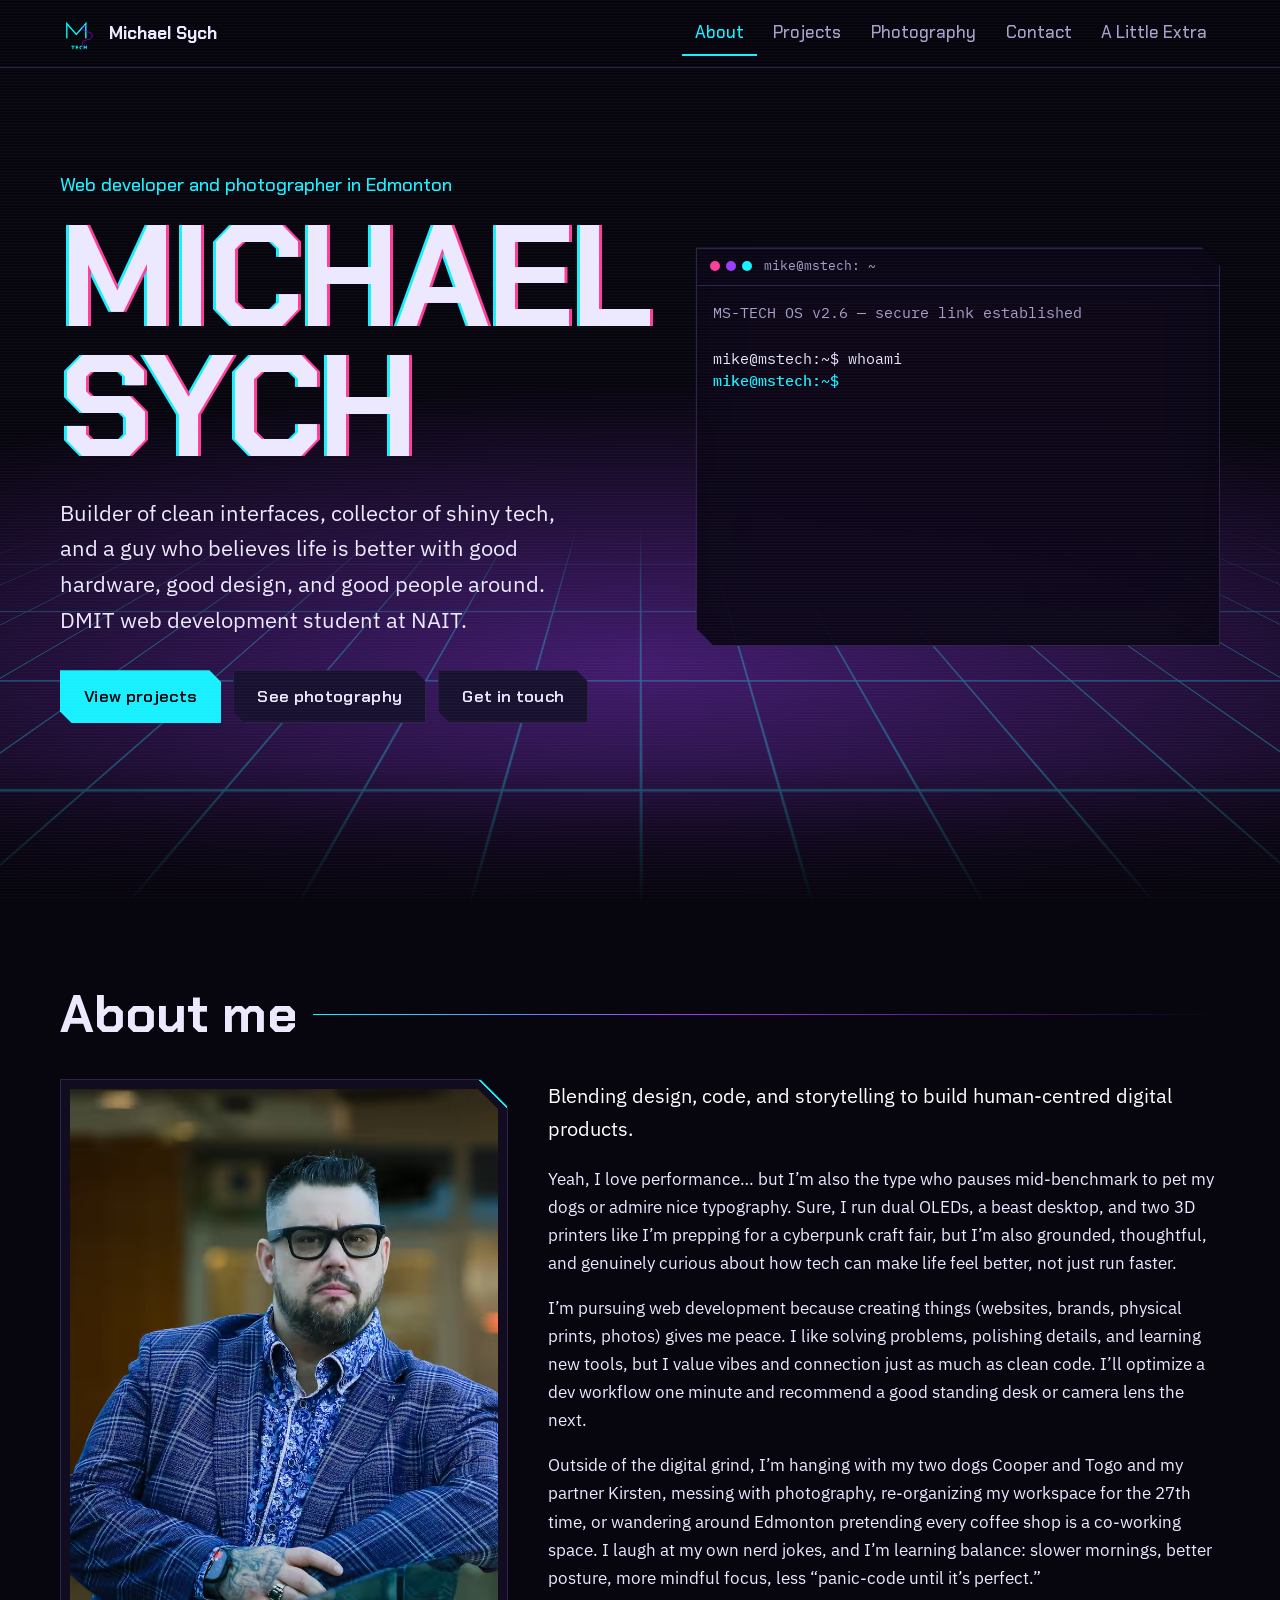
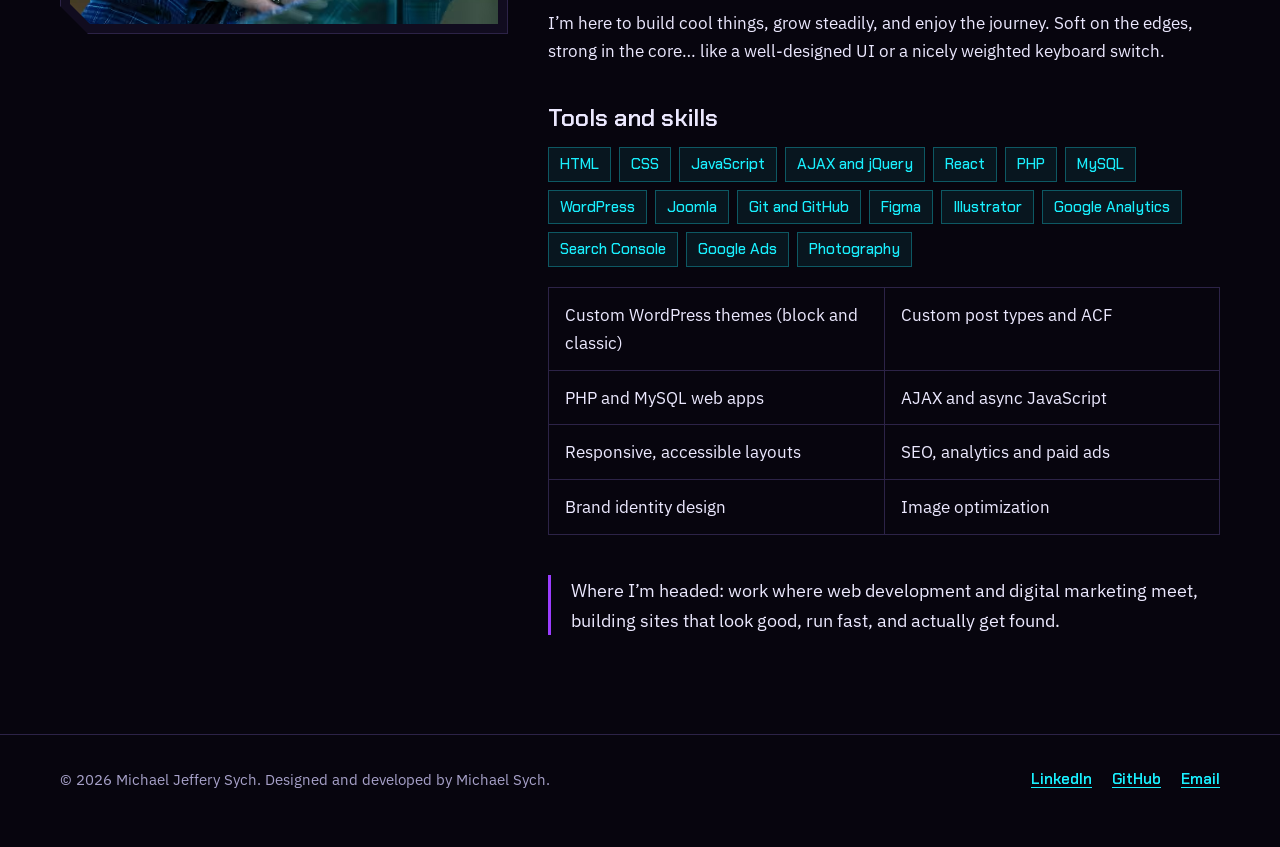
<file: index.html>
<!doctype html>
<!-- HTML reference: https://developer.mozilla.org/en-US/docs/Web/HTML -->
<!-- lang="en" tells browsers and screen readers the page language.
     https://developer.mozilla.org/en-US/docs/Web/HTML/Global_attributes/lang -->
<html lang="en">

<head>
  <meta charset="utf-8">
  <!-- Makes the page fit phone screens instead of showing a zoomed-out desktop page.
       https://developer.mozilla.org/en-US/docs/Web/HTML/Viewport_meta_tag -->
  <meta name="viewport" content="width=device-width, initial-scale=1">
  <title>Michael Jeffery Sych | Web Portfolio</title>
  <!-- The description is the text Google shows under the page title in search results.
       https://developer.mozilla.org/en-US/docs/Learn/HTML/Introduction_to_HTML/The_head_metadata_in_HTML -->
  <meta name="description" content="Michael Jeffery Sych: web developer, photographer and DMIT student at NAIT in Edmonton.">
  <link rel="icon" href="favicon.ico">
  <link rel="apple-touch-icon" href="apple-touch-icon.png">
  <!-- Google Fonts: preconnect opens the connection early so fonts load faster.
       https://developer.mozilla.org/en-US/docs/Web/HTML/Attributes/rel/preconnect
       Fonts: Chakra Petch (headings), IBM Plex Sans (body), IBM Plex Mono (terminal) -->
  <link rel="preconnect" href="https://fonts.googleapis.com">
  <link rel="preconnect" href="https://fonts.gstatic.com" crossorigin>
  <link href="https://fonts.googleapis.com/css2?family=Chakra+Petch:wght@500;600;700&family=IBM+Plex+Mono:wght@400;500&family=IBM+Plex+Sans:ital,wght@0,400;0,500;0,600;1,400&display=swap" rel="stylesheet">
  <link rel="stylesheet" href="styles.css">
</head>

<body>
  <!-- Skip link: hidden until a keyboard user presses Tab, then jumps past the menu.
       https://developer.mozilla.org/en-US/docs/Web/HTML/Element/a#skip_links -->
  <a class="skip" href="#main">Skip to content</a>

  <header class="site-header">
    <div class="container nav">
      <a class="brand" href="index.html">
        <img src="img/ms_tech_cyberpunk_1000.png" alt="" width="38" height="38">
        Michael Sych
      </a>
      <!-- <nav> marks the main navigation for screen readers.
           The Menu button only shows on phones; script.js opens/closes the list
           and updates aria-expanded.
           https://developer.mozilla.org/en-US/docs/Web/HTML/Element/nav
           https://developer.mozilla.org/en-US/docs/Web/Accessibility/ARIA/Attributes/aria-expanded -->
      <nav aria-label="Primary">
        <button class="menu-btn" id="menuBtn" type="button" aria-expanded="false" aria-controls="navLinks">Menu</button>
        <ul class="nav-links" id="navLinks">
          <li><a href="index.html" aria-current="page">About</a></li>
          <li><a href="projects.html">Projects</a></li>
          <li><a href="photography.html">Photography</a></li>
          <li><a href="contact.html">Contact</a></li>
          <li><a href="extrainfo.html">A Little Extra</a></li>
        </ul>
      </nav>
    </div>
  </header>

  <main id="main">
    <section class="hero">
      <!-- Decorative neon floor (styled in CSS). aria-hidden hides it from screen readers.
           https://developer.mozilla.org/en-US/docs/Web/Accessibility/ARIA/Attributes/aria-hidden -->
      <div class="grid-floor" aria-hidden="true"></div>
      <div class="container hero-grid">
        <div>
          <p class="hero-kicker">Web developer and photographer in Edmonton</p>
          <!-- data-text is a custom data attribute. The CSS copies it with attr(data-text)
               to make the glitch layers.
               https://developer.mozilla.org/en-US/docs/Web/HTML/Global_attributes/data-* -->
          <h1 class="glitch" data-text="Michael Sych">Michael Sych</h1>
          <p class="hero-lead">
            Builder of clean interfaces, collector of shiny tech, and a guy who believes life is better with good
            hardware, good design, and good people around. DMIT web development student at NAIT.
          </p>
          <div class="cta">
            <a class="btn btn-primary" href="projects.html">View projects</a>
            <a class="btn btn-ghost" href="photography.html">See photography</a>
            <a class="btn btn-ghost" href="contact.html">Get in touch</a>
          </div>
        </div>

        <!-- Hacker terminal. All the behaviour lives in script.js ("Hacker terminal" section).
             The <form> means pressing Enter submits a command.
             aria-live="polite" makes screen readers read new output aloud.
             https://developer.mozilla.org/en-US/docs/Web/Accessibility/ARIA/Attributes/aria-live -->
        <div class="terminal" id="terminal">
          <div class="terminal-bar">
            <span class="dots" aria-hidden="true"><i></i><i></i><i></i></span>
            <span>mike@mstech: ~</span>
          </div>
          <div class="terminal-body" id="termBody">
            <div class="term-out" id="termOut" aria-live="polite"></div>
            <form class="term-line" id="termForm" autocomplete="off">
              <label for="termInput" class="prompt">mike@mstech:~$</label>
              <input id="termInput" type="text" spellcheck="false" autocapitalize="off"
                aria-label="Type a command. Try help.">
            </form>
          </div>
        </div>
      </div>
    </section>

    <section class="section" id="about">
      <div class="container">
        <h2 class="section-title">About me</h2>
        <div class="about-grid">
          <div class="panel portrait">
            <img src="img/aboutme.avif" alt="Portrait of Michael Jeffery Sych">
          </div>

          <div>
            <div class="prose">
              <p>Blending design, code, and storytelling to build human-centred digital products.</p>
              <p>
                Yeah, I love performance… but I’m also the type who pauses mid-benchmark to pet my dogs or admire nice
                typography. Sure, I run dual OLEDs, a beast desktop, and two 3D printers like I’m prepping for a
                cyberpunk craft fair, but I’m also grounded, thoughtful, and genuinely curious about how tech can make
                life feel better, not just run faster.
              </p>
              <p>
                I’m pursuing web development because creating things (websites, brands, physical prints, photos) gives
                me peace. I like solving problems, polishing details, and learning new tools, but I value vibes and
                connection just as much as clean code. I’ll optimize a dev workflow one minute and recommend a good
                standing desk or camera lens the next.
              </p>
              <p>
                Outside of the digital grind, I’m hanging with my two dogs Cooper and Togo and my partner Kirsten,
                messing with photography, re-organizing my workspace for the 27th time, or wandering around Edmonton
                pretending every coffee shop is a co-working space. I laugh at my own nerd jokes, and I’m learning
                balance: slower mornings, better posture, more mindful focus, less “panic-code until it’s perfect.”
              </p>
              <p>
                I’m here to build cool things, grow steadily, and enjoy the journey. Soft on the edges, strong in the
                core… like a well-designed UI or a nicely weighted keyboard switch.
              </p>
            </div>

            <div class="skill-block">
              <h3>Tools and skills</h3>
              <ul class="chips">
                <li>HTML</li>
                <li>CSS</li>
                <li>JavaScript</li>
                <li>AJAX and jQuery</li>
                <li>React</li>
                <li>PHP</li>
                <li>MySQL</li>
                <li>WordPress</li>
                <li>Joomla</li>
                <li>Git and GitHub</li>
                <li>Figma</li>
                <li>Illustrator</li>
                <li>Google Analytics</li>
                <li>Search Console</li>
                <li>Google Ads</li>
                <li>Photography</li>
              </ul>
              <ul class="skill-grid">
                <li>Custom WordPress themes (block and classic)</li>
                <li>Custom post types and ACF</li>
                <li>PHP and MySQL web apps</li>
                <li>AJAX and async JavaScript</li>
                <li>Responsive, accessible layouts</li>
                <li>SEO, analytics and paid ads</li>
                <li>Brand identity design</li>
                <li>Image optimization</li>
              </ul>
            </div>

            <p class="goal">
              Where I’m headed: work where web development and digital marketing meet, building sites that look good,
              run fast, and actually get found.
            </p>
          </div>
        </div>
      </div>
    </section>
  </main>

  <footer class="site-footer">
    <div class="container foot">
      <p>© <span id="year"></span> Michael Jeffery Sych. Designed and developed by Michael Sych.</p>
      <div class="social">
        <a href="https://www.linkedin.com/in/michael-sych-710636238/">LinkedIn</a>
        <a href="https://github.com/Pestis-sys">GitHub</a>
        <a href="mailto:tommaco123@gmail.com">Email</a>
      </div>
    </div>
  </footer>

  <!-- Loaded at the end of <body> so the HTML exists before the script looks for it.
       https://developer.mozilla.org/en-US/docs/Web/HTML/Element/script -->
  <script src="script.js"></script>
</body>

</html>
</file>
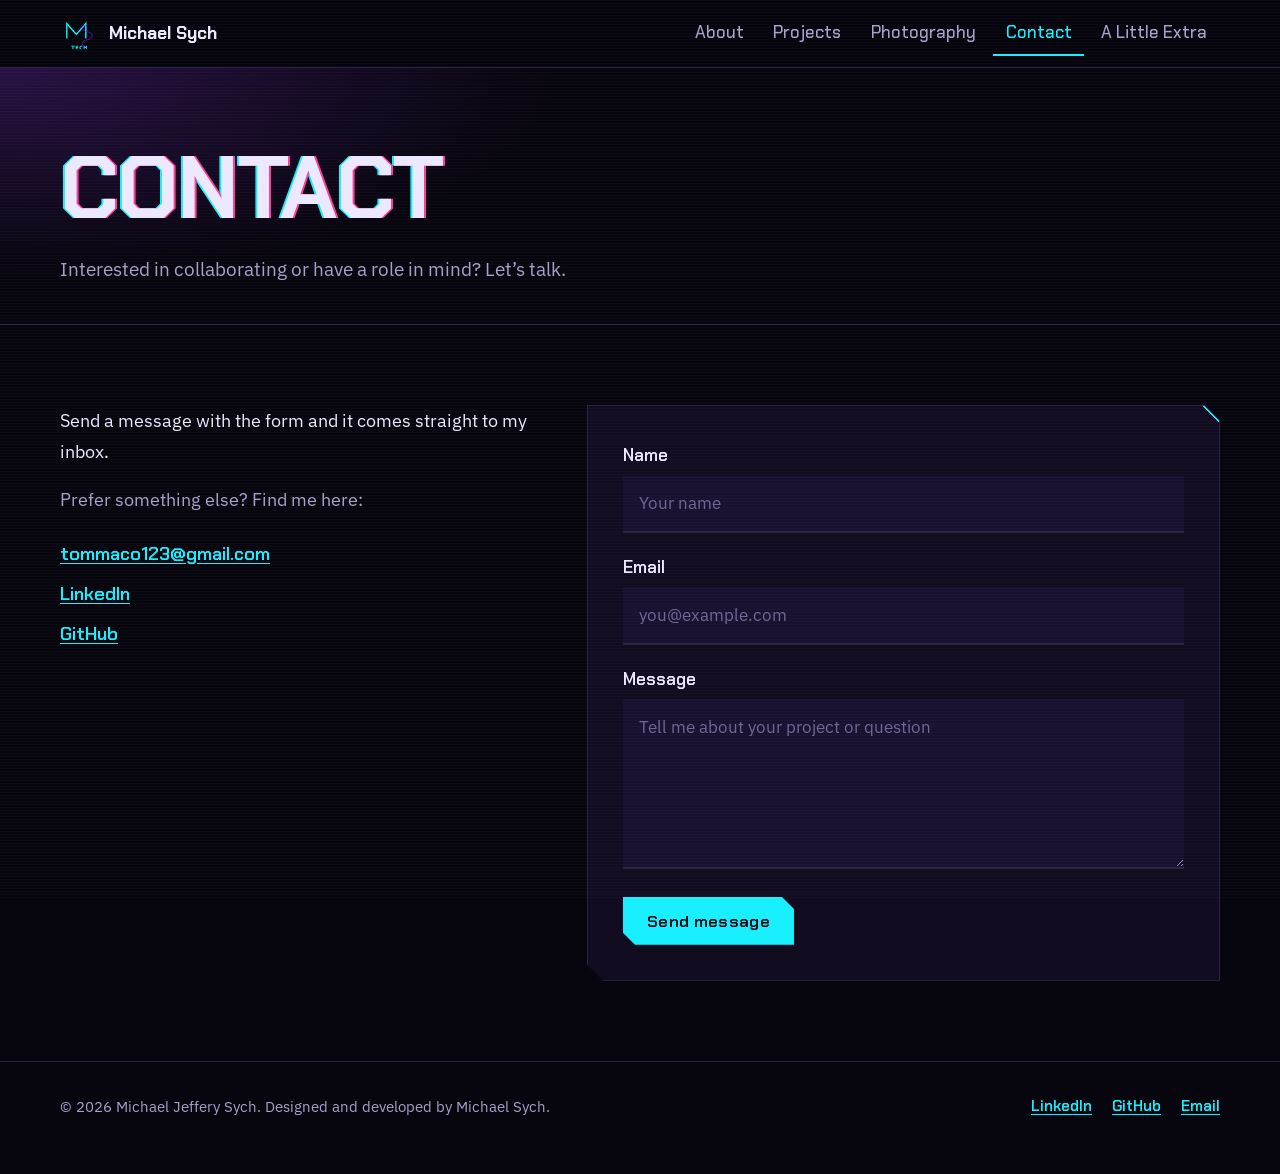
<file: contact.html>
<!doctype html>
<!-- HTML reference: https://developer.mozilla.org/en-US/docs/Web/HTML -->
<!-- lang="en" tells browsers and screen readers the page language.
     https://developer.mozilla.org/en-US/docs/Web/HTML/Global_attributes/lang -->
<html lang="en">

<head>
  <meta charset="utf-8">
  <!-- Makes the page fit phone screens instead of showing a zoomed-out desktop page.
       https://developer.mozilla.org/en-US/docs/Web/HTML/Viewport_meta_tag -->
  <meta name="viewport" content="width=device-width, initial-scale=1">
  <title>Contact | Michael Jeffery Sych</title>
  <!-- The description is the text Google shows under the page title in search results.
       https://developer.mozilla.org/en-US/docs/Learn/HTML/Introduction_to_HTML/The_head_metadata_in_HTML -->
  <meta name="description" content="Contact Michael Jeffery Sych about web development work and collaborations.">
  <link rel="icon" href="favicon.ico">
  <link rel="apple-touch-icon" href="apple-touch-icon.png">
  <!-- Google Fonts: preconnect opens the connection early so fonts load faster.
       https://developer.mozilla.org/en-US/docs/Web/HTML/Attributes/rel/preconnect
       Fonts: Chakra Petch (headings), IBM Plex Sans (body), IBM Plex Mono (terminal) -->
  <link rel="preconnect" href="https://fonts.googleapis.com">
  <link rel="preconnect" href="https://fonts.gstatic.com" crossorigin>
  <link href="https://fonts.googleapis.com/css2?family=Chakra+Petch:wght@500;600;700&family=IBM+Plex+Mono:wght@400;500&family=IBM+Plex+Sans:ital,wght@0,400;0,500;0,600;1,400&display=swap" rel="stylesheet">
  <link rel="stylesheet" href="styles.css">
</head>

<body>
  <!-- Skip link: hidden until a keyboard user presses Tab, then jumps past the menu.
       https://developer.mozilla.org/en-US/docs/Web/HTML/Element/a#skip_links -->
  <a class="skip" href="#main">Skip to content</a>

  <header class="site-header">
    <div class="container nav">
      <a class="brand" href="index.html">
        <img src="img/ms_tech_cyberpunk_1000.png" alt="" width="38" height="38">
        Michael Sych
      </a>
      <!-- <nav> marks the main navigation for screen readers.
           The Menu button only shows on phones; script.js opens/closes the list
           and updates aria-expanded.
           https://developer.mozilla.org/en-US/docs/Web/HTML/Element/nav
           https://developer.mozilla.org/en-US/docs/Web/Accessibility/ARIA/Attributes/aria-expanded -->
      <nav aria-label="Primary">
        <button class="menu-btn" id="menuBtn" type="button" aria-expanded="false" aria-controls="navLinks">Menu</button>
        <ul class="nav-links" id="navLinks">
          <li><a href="index.html">About</a></li>
          <li><a href="projects.html">Projects</a></li>
          <li><a href="photography.html">Photography</a></li>
          <li><a href="contact.html" aria-current="page">Contact</a></li>
          <li><a href="extrainfo.html">A Little Extra</a></li>
        </ul>
      </nav>
    </div>
  </header>

  <main id="main">
    <section class="page-head">
      <div class="container">
        <h1>Contact</h1>
        <p>Interested in collaborating or have a role in mind? Let’s talk.</p>
      </div>
    </section>

    <section class="section">
      <div class="container contact-grid">
        <div class="contact-aside">
          <p>Send a message with the form and it comes straight to my inbox.</p>
          <p class="muted">Prefer something else? Find me here:</p>
          <ul>
            <li><a href="mailto:tommaco123@gmail.com">tommaco123@gmail.com</a></li>
            <li><a href="https://www.linkedin.com/in/michael-sych-710636238/">LinkedIn</a></li>
            <li><a href="https://github.com/Pestis-sys">GitHub</a></li>
          </ul>
        </div>

        <div class="panel pad">
          <!-- method="POST" sends the fields in the request body; action="send.php" is
               the PHP file that emails them to me.
               https://developer.mozilla.org/en-US/docs/Web/HTML/Element/form
               https://developer.mozilla.org/en-US/docs/Learn/Forms/Sending_and_retrieving_form_data -->
          <form id="contactForm" name="contact" method="POST" action="send.php">
            <!-- Honeypot: hidden from people, bots fill it in -->
            <p class="hp">
              <label>Don’t fill this out: <input name="bot-field" tabindex="-1" autocomplete="off"></label>
            </p>

            <div>
              <!-- for="name" links the label to the input with id="name": clicking the
                   label focuses the box, and screen readers announce it.
                   https://developer.mozilla.org/en-US/docs/Web/HTML/Element/label -->
              <label for="name">Name</label>
              <input id="name" name="name" type="text" placeholder="Your name" autocomplete="name" required>
            </div>

            <div>
              <label for="email">Email</label>
              <!-- type="email" + required: the browser checks the format before sending.
                   autocomplete fills it in from the visitor's saved details.
                   https://developer.mozilla.org/en-US/docs/Web/HTML/Element/input/email
                   https://developer.mozilla.org/en-US/docs/Web/HTML/Attributes/required
                   https://developer.mozilla.org/en-US/docs/Web/HTML/Attributes/autocomplete -->
              <input id="email" name="email" type="email" placeholder="you@example.com" autocomplete="email" required>
            </div>

            <div>
              <label for="message">Message</label>
              <textarea id="message" name="message" placeholder="Tell me about your project or question" required></textarea>
            </div>

            <div>
              <button class="btn btn-primary" type="submit">Send message</button>
            </div>
          </form>
        </div>
      </div>
    </section>
  </main>

  <footer class="site-footer">
    <div class="container foot">
      <p>© <span id="year"></span> Michael Jeffery Sych. Designed and developed by Michael Sych.</p>
      <div class="social">
        <a href="https://www.linkedin.com/in/michael-sych-710636238/">LinkedIn</a>
        <a href="https://github.com/Pestis-sys">GitHub</a>
        <a href="mailto:tommaco123@gmail.com">Email</a>
      </div>
    </div>
  </footer>

  <!-- Loaded at the end of <body> so the HTML exists before the script looks for it.
       https://developer.mozilla.org/en-US/docs/Web/HTML/Element/script -->
  <script src="script.js"></script>
</body>

</html>
</file>
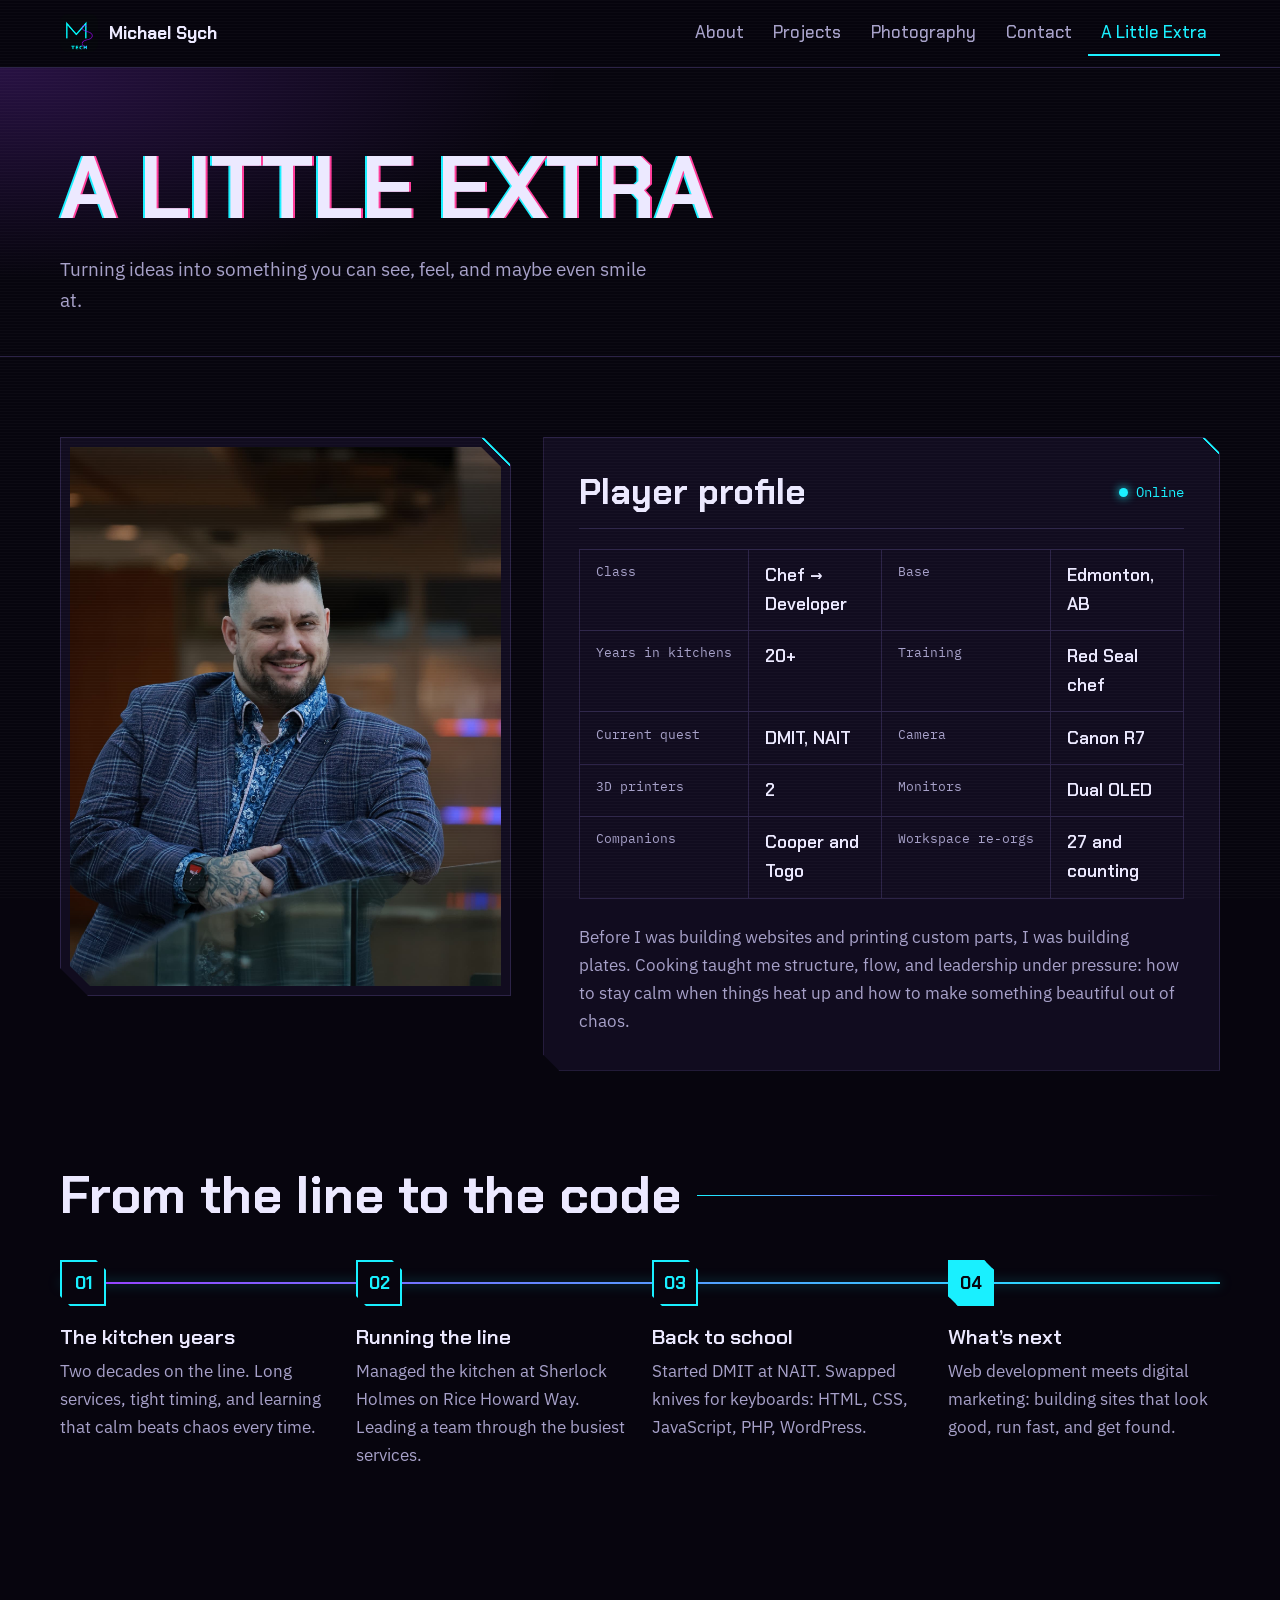
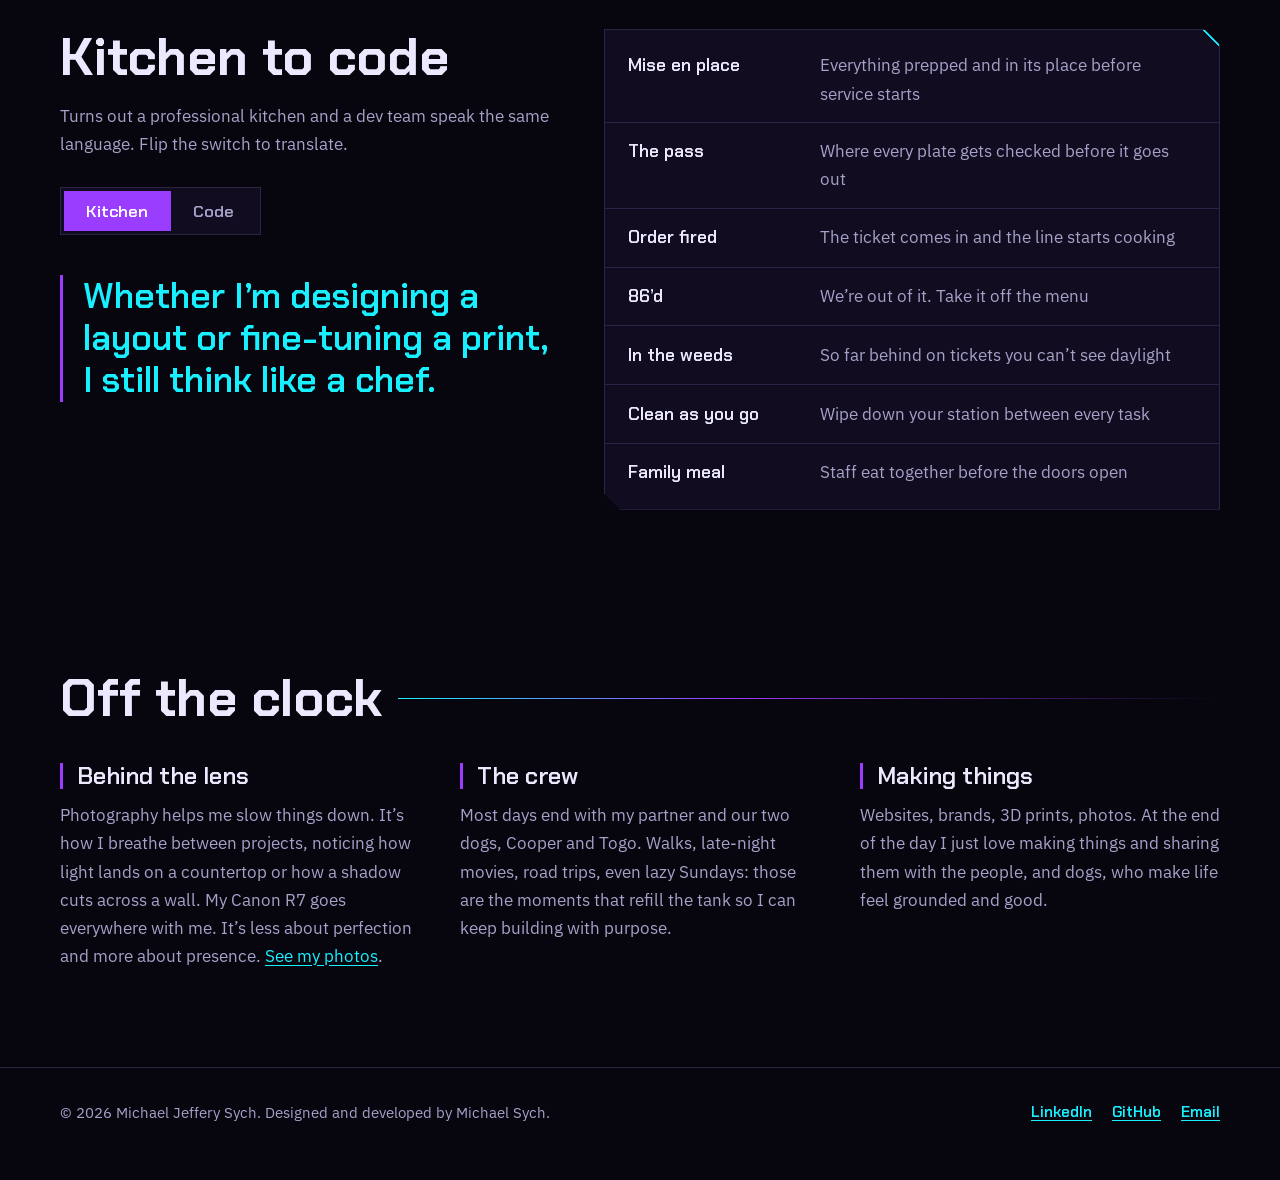
<file: extrainfo.html>
<!doctype html>
<!-- HTML reference: https://developer.mozilla.org/en-US/docs/Web/HTML -->
<!-- lang="en" tells browsers and screen readers the page language.
     https://developer.mozilla.org/en-US/docs/Web/HTML/Global_attributes/lang -->
<html lang="en">

<head>
  <meta charset="utf-8">
  <!-- Makes the page fit phone screens instead of showing a zoomed-out desktop page.
       https://developer.mozilla.org/en-US/docs/Web/HTML/Viewport_meta_tag -->
  <meta name="viewport" content="width=device-width, initial-scale=1">
  <title>A Little Extra | Michael Jeffery Sych</title>
  <!-- The description is the text Google shows under the page title in search results.
       https://developer.mozilla.org/en-US/docs/Learn/HTML/Introduction_to_HTML/The_head_metadata_in_HTML -->
  <meta name="description" content="More about Michael Jeffery Sych: two decades in kitchens, photography, and making things.">
  <link rel="icon" href="favicon.ico">
  <link rel="apple-touch-icon" href="apple-touch-icon.png">
  <!-- Google Fonts: preconnect opens the connection early so fonts load faster.
       https://developer.mozilla.org/en-US/docs/Web/HTML/Attributes/rel/preconnect
       Fonts: Chakra Petch (headings), IBM Plex Sans (body), IBM Plex Mono (terminal) -->
  <link rel="preconnect" href="https://fonts.googleapis.com">
  <link rel="preconnect" href="https://fonts.gstatic.com" crossorigin>
  <link href="https://fonts.googleapis.com/css2?family=Chakra+Petch:wght@500;600;700&family=IBM+Plex+Mono:wght@400;500&family=IBM+Plex+Sans:ital,wght@0,400;0,500;0,600;1,400&display=swap" rel="stylesheet">
  <link rel="stylesheet" href="styles.css">
</head>

<body>
  <!-- Skip link: hidden until a keyboard user presses Tab, then jumps past the menu.
       https://developer.mozilla.org/en-US/docs/Web/HTML/Element/a#skip_links -->
  <a class="skip" href="#main">Skip to content</a>

  <header class="site-header">
    <div class="container nav">
      <a class="brand" href="index.html">
        <img src="img/ms_tech_cyberpunk_1000.png" alt="" width="38" height="38">
        Michael Sych
      </a>
      <!-- <nav> marks the main navigation for screen readers.
           The Menu button only shows on phones; script.js opens/closes the list
           and updates aria-expanded.
           https://developer.mozilla.org/en-US/docs/Web/HTML/Element/nav
           https://developer.mozilla.org/en-US/docs/Web/Accessibility/ARIA/Attributes/aria-expanded -->
      <nav aria-label="Primary">
        <button class="menu-btn" id="menuBtn" type="button" aria-expanded="false" aria-controls="navLinks">Menu</button>
        <ul class="nav-links" id="navLinks">
          <li><a href="index.html">About</a></li>
          <li><a href="projects.html">Projects</a></li>
          <li><a href="photography.html">Photography</a></li>
          <li><a href="contact.html">Contact</a></li>
          <li><a href="extrainfo.html" aria-current="page">A Little Extra</a></li>
        </ul>
      </nav>
    </div>
  </header>

  <main id="main">
    <section class="page-head">
      <div class="container">
        <h1>A little extra</h1>
        <p>Turning ideas into something you can see, feel, and maybe even smile at.</p>
      </div>
    </section>


    <!-- Player profile -->
    <section class="section">
      <div class="container profile">
        <div class="panel portrait">
          <img src="img/self2.jpg" alt="Michael Jeffery Sych">
        </div>
        <div class="panel pad sheet">
          <div class="sheet-head">
            <h2>Player profile</h2>
            <span class="online"><i></i> Online</span>
          </div>
          <dl>
              <dt>Class</dt><dd>Chef → Developer</dd>
              <dt>Base</dt><dd>Edmonton, AB</dd>
              <dt>Years in kitchens</dt><dd>20+</dd>
              <dt>Training</dt><dd>Red Seal chef</dd>
              <dt>Current quest</dt><dd>DMIT, NAIT</dd>
              <dt>Camera</dt><dd>Canon R7</dd>
              <dt>3D printers</dt><dd>2</dd>
              <dt>Monitors</dt><dd>Dual OLED</dd>
              <dt>Companions</dt><dd>Cooper and Togo</dd>
              <dt>Workspace re-orgs</dt><dd>27 and counting</dd>
          </dl>
          <p class="sheet-note">
            Before I was building websites and printing custom parts, I was building plates. Cooking taught me
            structure, flow, and leadership under pressure: how to stay calm when things heat up and how to make
            something beautiful out of chaos.
          </p>
        </div>
      </div>
    </section>

    <!-- Timeline -->
    <section class="section section-tight">
      <div class="container">
        <h2 class="section-title">From the line to the code</h2>
        <!-- <ol> (ordered list) because the timeline is a real sequence.
             https://developer.mozilla.org/en-US/docs/Web/HTML/Element/ol -->
        <ol class="timeline">
          <li>
            <span class="step">01</span>
            <h3>The kitchen years</h3>
            <p>Two decades on the line. Long services, tight timing, and learning that calm beats chaos every time.</p>
          </li>
          <li>
            <span class="step">02</span>
            <h3>Running the line</h3>
            <p>Managed the kitchen at Sherlock Holmes on Rice Howard Way. Leading a team through the busiest services.</p>
          </li>
          <li>
            <span class="step">03</span>
            <h3>Back to school</h3>
            <p>Started DMIT at NAIT. Swapped knives for keyboards: HTML, CSS, JavaScript, PHP, WordPress.</p>
          </li>
          <li>
            <span class="step">04</span>
            <h3>What’s next</h3>
            <p>Web development meets digital marketing: building sites that look good, run fast, and get found.</p>
          </li>
        </ol>
      </div>
    </section>

    <!-- Kitchen to code translator -->
    <section class="section">
      <div class="container translator">
        <div>
          <h2>Kitchen to code</h2>
          <p class="muted">
            Turns out a professional kitchen and a dev team speak the same language. Flip the switch to translate.
          </p>
          <div class="switch" role="group" aria-label="Translate terms">
            <button type="button" class="switch-btn" data-mode="kitchen" aria-pressed="true">Kitchen</button>
            <button type="button" class="switch-btn" data-mode="code" aria-pressed="false">Code</button>
          </div>
          <p class="pull">Whether I’m designing a layout or fine-tuning a print, I still think like a chef.</p>
        </div>
        <!-- Each meaning stores both versions in data-kitchen="…" and data-code="…".
             The Kitchen/Code switch swaps them (script.js "Kitchen to code translator").
             https://developer.mozilla.org/en-US/docs/Learn/HTML/Howto/Use_data_attributes -->
        <ul class="panel glossary" id="glossary" aria-live="polite">
            <li>
              <span class="term">Mise en place</span>
              <span class="meaning" data-code="Plan the components before writing code" data-kitchen="Everything prepped and in its place before service starts">Everything prepped and in its place before service starts</span>
            </li>
            <li>
              <span class="term">The pass</span>
              <span class="meaning" data-code="Code review" data-kitchen="Where every plate gets checked before it goes out">Where every plate gets checked before it goes out</span>
            </li>
            <li>
              <span class="term">Order fired</span>
              <span class="meaning" data-code="Function called" data-kitchen="The ticket comes in and the line starts cooking">The ticket comes in and the line starts cooking</span>
            </li>
            <li>
              <span class="term">86’d</span>
              <span class="meaning" data-code="Deprecated" data-kitchen="We’re out of it. Take it off the menu">We’re out of it. Take it off the menu</span>
            </li>
            <li>
              <span class="term">In the weeds</span>
              <span class="meaning" data-code="Merge conflict at 4:55 pm on a Friday" data-kitchen="So far behind on tickets you can’t see daylight">So far behind on tickets you can’t see daylight</span>
            </li>
            <li>
              <span class="term">Clean as you go</span>
              <span class="meaning" data-code="Refactor as you go" data-kitchen="Wipe down your station between every task">Wipe down your station between every task</span>
            </li>
            <li>
              <span class="term">Family meal</span>
              <span class="meaning" data-code="Team stand-up" data-kitchen="Staff eat together before the doors open">Staff eat together before the doors open</span>
            </li>
        </ul>
      </div>
    </section>

    <!-- Off the clock -->
    <section class="section">
      <div class="container">
        <h2 class="section-title">Off the clock</h2>
        <div class="off-grid">
          <div>
            <h3>Behind the lens</h3>
            <p>
              Photography helps me slow things down. It’s how I breathe between projects, noticing how light lands on
              a countertop or how a shadow cuts across a wall. My Canon R7 goes everywhere with me. It’s less about
              perfection and more about presence. <a href="photography.html">See my photos</a>.
            </p>
          </div>
          <div>
            <h3>The crew</h3>
            <p>
              Most days end with my partner and our two dogs, Cooper and Togo. Walks, late-night movies, road trips,
              even lazy Sundays: those are the moments that refill the tank so I can keep building with purpose.
            </p>
          </div>
          <div>
            <h3>Making things</h3>
            <p>
              Websites, brands, 3D prints, photos. At the end of the day I just love making things and sharing them
              with the people, and dogs, who make life feel grounded and good.
            </p>
          </div>
        </div>
      </div>
    </section>
  </main>

  <footer class="site-footer">
    <div class="container foot">
      <p>© <span id="year"></span> Michael Jeffery Sych. Designed and developed by Michael Sych.</p>
      <div class="social">
        <a href="https://www.linkedin.com/in/michael-sych-710636238/">LinkedIn</a>
        <a href="https://github.com/Pestis-sys">GitHub</a>
        <a href="mailto:tommaco123@gmail.com">Email</a>
      </div>
    </div>
  </footer>

  <!-- Loaded at the end of <body> so the HTML exists before the script looks for it.
       https://developer.mozilla.org/en-US/docs/Web/HTML/Element/script -->
  <script src="script.js"></script>
</body>

</html>
</file>
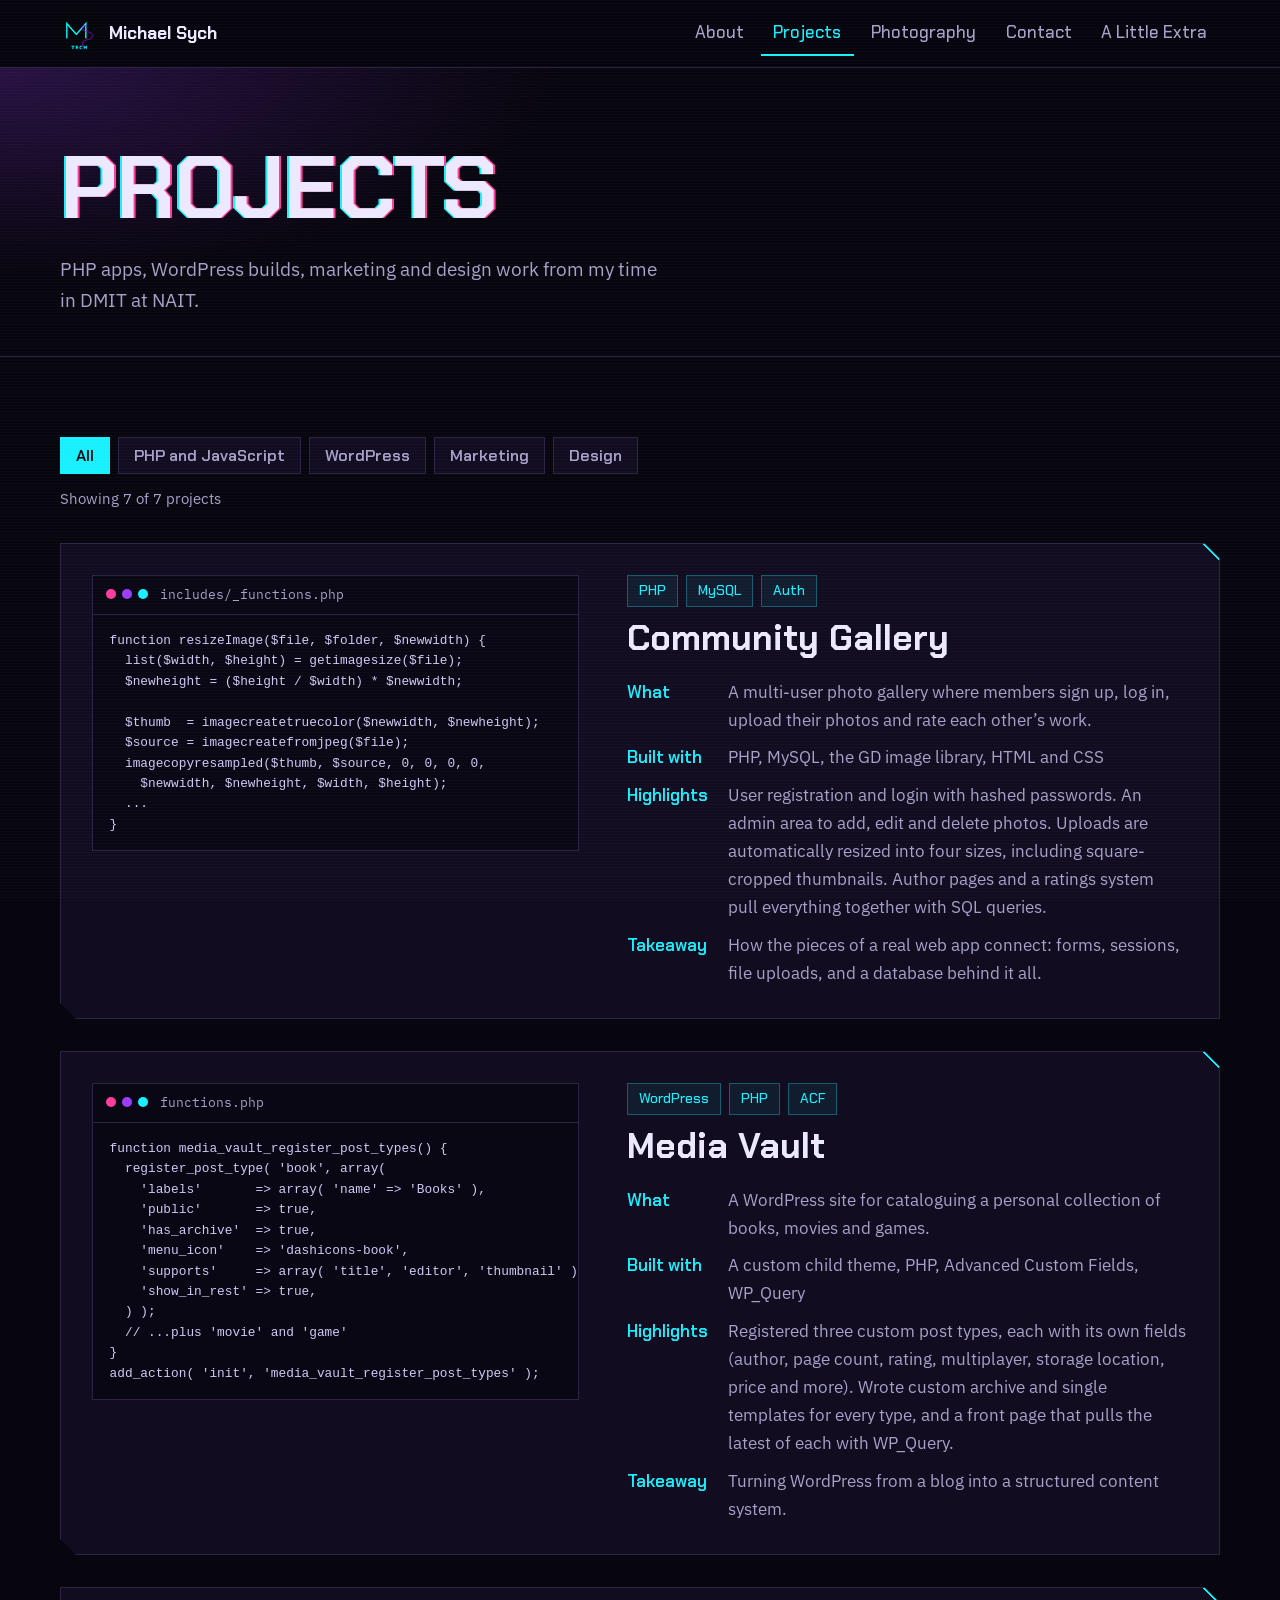
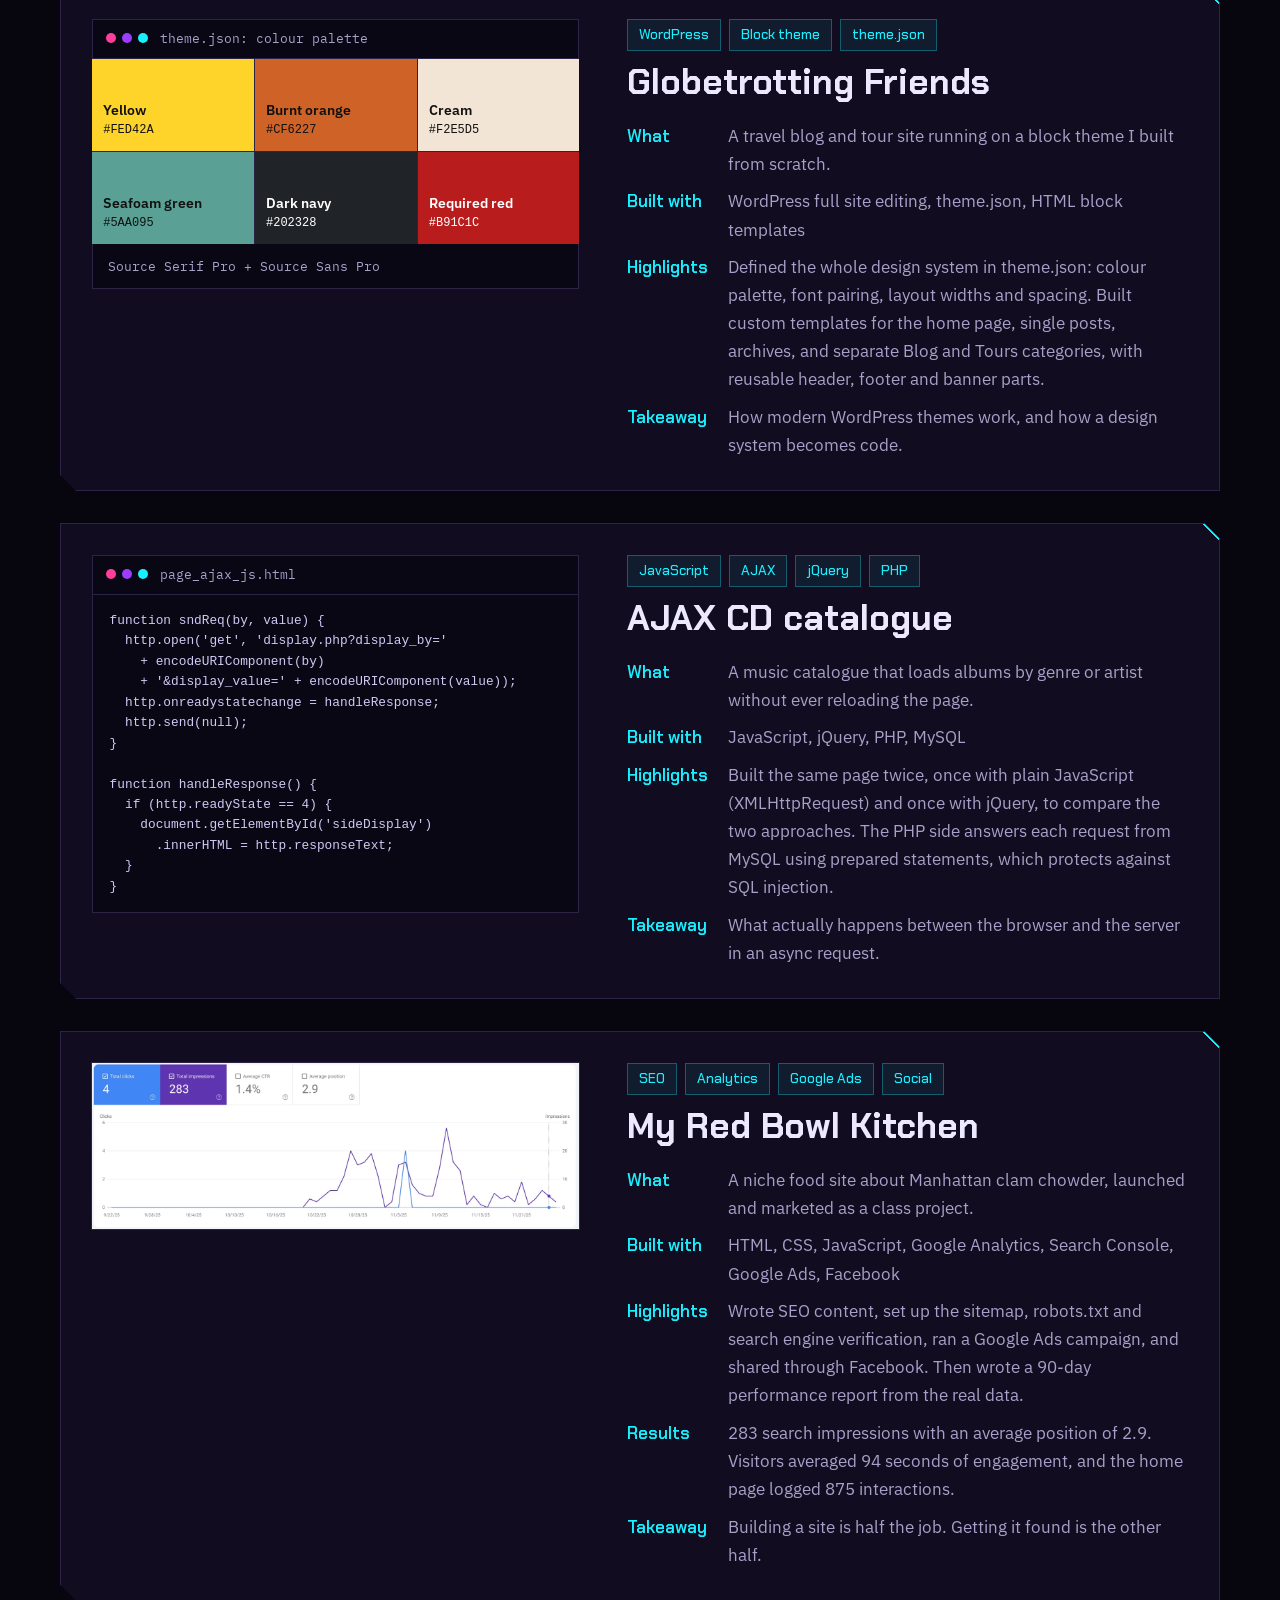
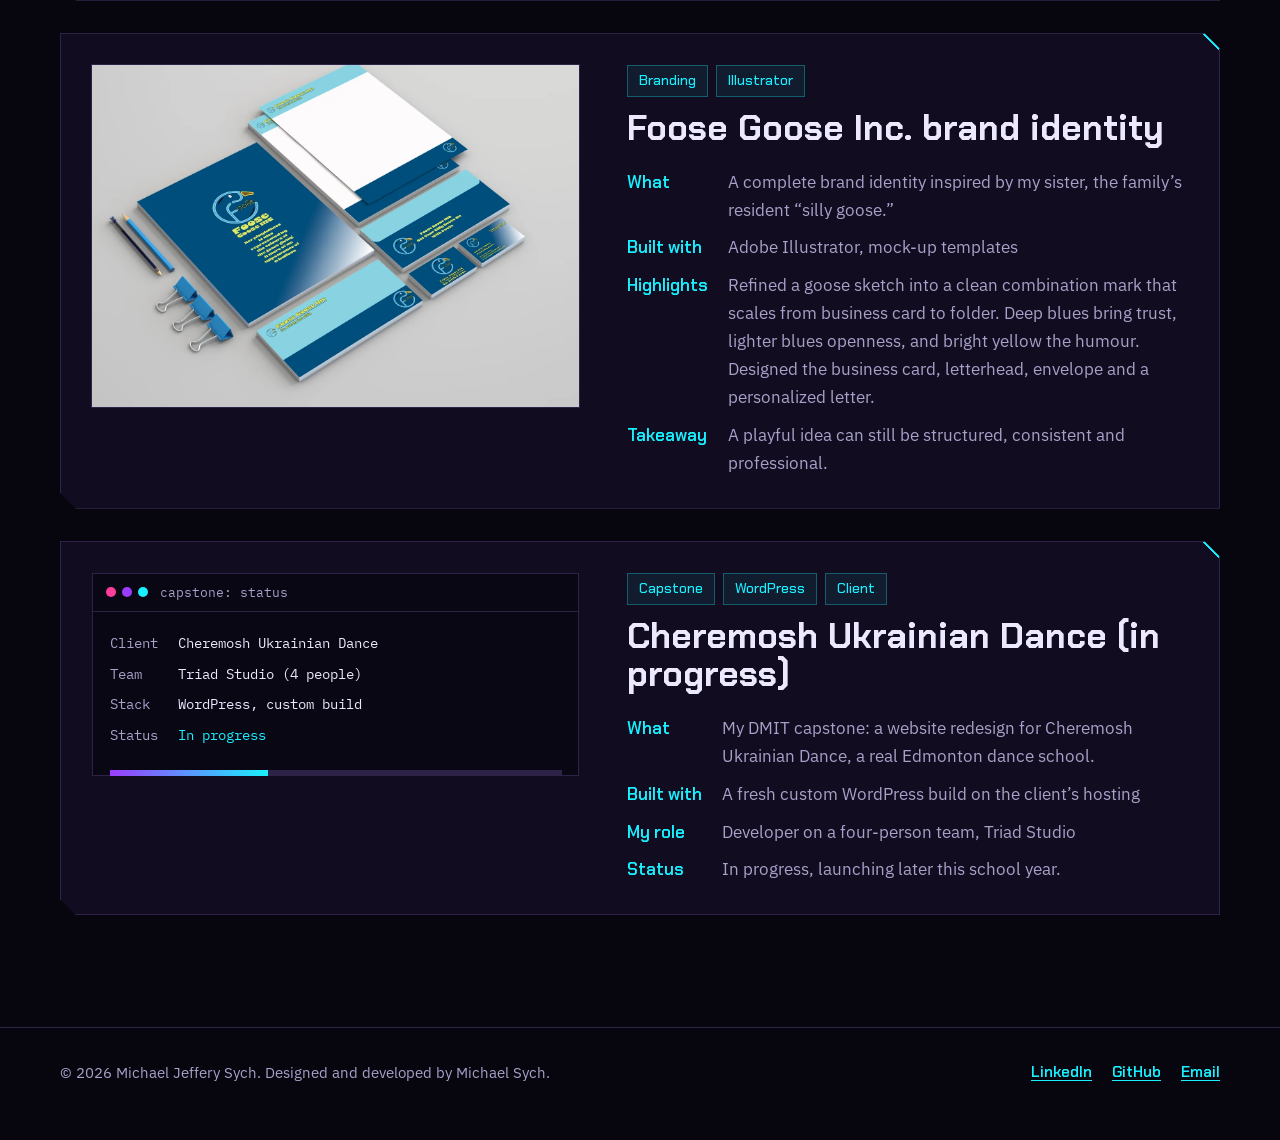
<file: projects.html>
<!doctype html>
<!-- HTML reference: https://developer.mozilla.org/en-US/docs/Web/HTML -->
<!-- lang="en" tells browsers and screen readers the page language.
     https://developer.mozilla.org/en-US/docs/Web/HTML/Global_attributes/lang -->
<html lang="en">

<head>
  <meta charset="utf-8">
  <!-- Makes the page fit phone screens instead of showing a zoomed-out desktop page.
       https://developer.mozilla.org/en-US/docs/Web/HTML/Viewport_meta_tag -->
  <meta name="viewport" content="width=device-width, initial-scale=1">
  <title>Projects | Michael Jeffery Sych</title>
  <!-- The description is the text Google shows under the page title in search results.
       https://developer.mozilla.org/en-US/docs/Learn/HTML/Introduction_to_HTML/The_head_metadata_in_HTML -->
  <meta name="description" content="PHP, JavaScript, WordPress, marketing and design projects by Michael Jeffery Sych.">
  <link rel="icon" href="favicon.ico">
  <link rel="apple-touch-icon" href="apple-touch-icon.png">
  <!-- Google Fonts: preconnect opens the connection early so fonts load faster.
       https://developer.mozilla.org/en-US/docs/Web/HTML/Attributes/rel/preconnect
       Fonts: Chakra Petch (headings), IBM Plex Sans (body), IBM Plex Mono (terminal) -->
  <link rel="preconnect" href="https://fonts.googleapis.com">
  <link rel="preconnect" href="https://fonts.gstatic.com" crossorigin>
  <link href="https://fonts.googleapis.com/css2?family=Chakra+Petch:wght@500;600;700&family=IBM+Plex+Mono:wght@400;500&family=IBM+Plex+Sans:ital,wght@0,400;0,500;0,600;1,400&display=swap" rel="stylesheet">
  <link rel="stylesheet" href="styles.css">
</head>

<body>
  <!-- Skip link: hidden until a keyboard user presses Tab, then jumps past the menu.
       https://developer.mozilla.org/en-US/docs/Web/HTML/Element/a#skip_links -->
  <a class="skip" href="#main">Skip to content</a>

  <header class="site-header">
    <div class="container nav">
      <a class="brand" href="index.html">
        <img src="img/ms_tech_cyberpunk_1000.png" alt="" width="38" height="38">
        Michael Sych
      </a>
      <!-- <nav> marks the main navigation for screen readers.
           The Menu button only shows on phones; script.js opens/closes the list
           and updates aria-expanded.
           https://developer.mozilla.org/en-US/docs/Web/HTML/Element/nav
           https://developer.mozilla.org/en-US/docs/Web/Accessibility/ARIA/Attributes/aria-expanded -->
      <nav aria-label="Primary">
        <button class="menu-btn" id="menuBtn" type="button" aria-expanded="false" aria-controls="navLinks">Menu</button>
        <ul class="nav-links" id="navLinks">
          <li><a href="index.html">About</a></li>
          <li><a href="projects.html" aria-current="page">Projects</a></li>
          <li><a href="photography.html">Photography</a></li>
          <li><a href="contact.html">Contact</a></li>
          <li><a href="extrainfo.html">A Little Extra</a></li>
        </ul>
      </nav>
    </div>
  </header>

  <main id="main">
    <section class="page-head">
      <div class="container">
        <h1>Projects</h1>
        <p>PHP apps, WordPress builds, marketing and design work from my time in DMIT at NAIT.</p>
      </div>
    </section>

    <section class="section">
      <div class="container">
        <!-- Filter buttons: each has data-filter="…" matching the projects' data-cat="…".
             aria-pressed shows which one is active. Logic: script.js "Project filters".
             https://developer.mozilla.org/en-US/docs/Web/HTML/Global_attributes/data-*
             https://developer.mozilla.org/en-US/docs/Web/Accessibility/ARIA/Attributes/aria-pressed -->
        <div class="filters" role="group" aria-label="Filter projects"><button type="button" class="filter" data-filter="all" aria-pressed="true">All</button><button type="button" class="filter" data-filter="code" aria-pressed="false">PHP and JavaScript</button><button type="button" class="filter" data-filter="wordpress" aria-pressed="false">WordPress</button><button type="button" class="filter" data-filter="marketing" aria-pressed="false">Marketing</button><button type="button" class="filter" data-filter="design" aria-pressed="false">Design</button></div>
        <p class="filter-count muted" id="filterCount" aria-live="polite"></p>

        <article class="panel project" data-cat="code">
          <div class="project-visual">
            <div class="code-window" aria-hidden="true">
              <div class="code-bar"><span class="dots"><i></i><i></i><i></i></span><span>includes/_functions.php</span></div>
              <pre><code>function resizeImage($file, $folder, $newwidth) {
  list($width, $height) = getimagesize($file);
  $newheight = ($height / $width) * $newwidth;

  $thumb  = imagecreatetruecolor($newwidth, $newheight);
  $source = imagecreatefromjpeg($file);
  imagecopyresampled($thumb, $source, 0, 0, 0, 0,
    $newwidth, $newheight, $width, $height);
  ...
}</code></pre>
            </div>
          </div>
          <div>
            <ul class="chips"><li>PHP</li><li>MySQL</li><li>Auth</li></ul>
            <h2>Community Gallery</h2>
            <!-- <dl> = description list: <dt> is the label, <dd> the value.
                 https://developer.mozilla.org/en-US/docs/Web/HTML/Element/dl -->
            <dl class="specs">
              <dt>What</dt>
              <dd>A multi-user photo gallery where members sign up, log in, upload their photos and rate each other’s work.</dd>
              <dt>Built with</dt>
              <dd>PHP, MySQL, the GD image library, HTML and CSS</dd>
              <dt>Highlights</dt>
              <dd>User registration and login with hashed passwords. An admin area to add, edit and delete photos. Uploads are automatically resized into four sizes, including square-cropped thumbnails. Author pages and a ratings system pull everything together with SQL queries.</dd>
              <dt>Takeaway</dt>
              <dd>How the pieces of a real web app connect: forms, sessions, file uploads, and a database behind it all.</dd>
            </dl>
          </div>
        </article>

        <article class="panel project" data-cat="wordpress">
          <div class="project-visual">
            <div class="code-window" aria-hidden="true">
              <div class="code-bar"><span class="dots"><i></i><i></i><i></i></span><span>functions.php</span></div>
              <pre><code>function media_vault_register_post_types() {
  register_post_type( &#x27;book&#x27;, array(
    &#x27;labels&#x27;       =&gt; array( &#x27;name&#x27; =&gt; &#x27;Books&#x27; ),
    &#x27;public&#x27;       =&gt; true,
    &#x27;has_archive&#x27;  =&gt; true,
    &#x27;menu_icon&#x27;    =&gt; &#x27;dashicons-book&#x27;,
    &#x27;supports&#x27;     =&gt; array( &#x27;title&#x27;, &#x27;editor&#x27;, &#x27;thumbnail&#x27; ),
    &#x27;show_in_rest&#x27; =&gt; true,
  ) );
  // ...plus &#x27;movie&#x27; and &#x27;game&#x27;
}
add_action( &#x27;init&#x27;, &#x27;media_vault_register_post_types&#x27; );</code></pre>
            </div>
          </div>
          <div>
            <ul class="chips"><li>WordPress</li><li>PHP</li><li>ACF</li></ul>
            <h2>Media Vault</h2>
            <dl class="specs">
              <dt>What</dt>
              <dd>A WordPress site for cataloguing a personal collection of books, movies and games.</dd>
              <dt>Built with</dt>
              <dd>A custom child theme, PHP, Advanced Custom Fields, WP_Query</dd>
              <dt>Highlights</dt>
              <dd>Registered three custom post types, each with its own fields (author, page count, rating, multiplayer, storage location, price and more). Wrote custom archive and single templates for every type, and a front page that pulls the latest of each with WP_Query.</dd>
              <dt>Takeaway</dt>
              <dd>Turning WordPress from a blog into a structured content system.</dd>
            </dl>
          </div>
        </article>

        <article class="panel project" data-cat="wordpress">
          <div class="project-visual">
            <div class="palette-thumb" aria-hidden="true">
              <div class="code-bar"><span class="dots"><i></i><i></i><i></i></span><span>theme.json: colour palette</span></div>
              <ul><li style="--sw:#FED42A"><span>Yellow</span><code>#FED42A</code></li><li style="--sw:#CF6227"><span>Burnt orange</span><code>#CF6227</code></li><li style="--sw:#F2E5D5"><span>Cream</span><code>#F2E5D5</code></li><li style="--sw:#5AA095"><span>Seafoam green</span><code>#5AA095</code></li><li style="--sw:#202328"><span>Dark navy</span><code>#202328</code></li><li style="--sw:#B91C1C"><span>Required red</span><code>#B91C1C</code></li></ul>
              <p>Source Serif Pro + Source Sans Pro</p>
            </div>
          </div>
          <div>
            <ul class="chips"><li>WordPress</li><li>Block theme</li><li>theme.json</li></ul>
            <h2>Globetrotting Friends</h2>
            <dl class="specs">
              <dt>What</dt>
              <dd>A travel blog and tour site running on a block theme I built from scratch.</dd>
              <dt>Built with</dt>
              <dd>WordPress full site editing, theme.json, HTML block templates</dd>
              <dt>Highlights</dt>
              <dd>Defined the whole design system in theme.json: colour palette, font pairing, layout widths and spacing. Built custom templates for the home page, single posts, archives, and separate Blog and Tours categories, with reusable header, footer and banner parts.</dd>
              <dt>Takeaway</dt>
              <dd>How modern WordPress themes work, and how a design system becomes code.</dd>
            </dl>
          </div>
        </article>

        <article class="panel project" data-cat="code">
          <div class="project-visual">
            <div class="code-window" aria-hidden="true">
              <div class="code-bar"><span class="dots"><i></i><i></i><i></i></span><span>page_ajax_js.html</span></div>
              <pre><code>function sndReq(by, value) {
  http.open(&#x27;get&#x27;, &#x27;display.php?display_by=&#x27;
    + encodeURIComponent(by)
    + &#x27;&amp;display_value=&#x27; + encodeURIComponent(value));
  http.onreadystatechange = handleResponse;
  http.send(null);
}

function handleResponse() {
  if (http.readyState == 4) {
    document.getElementById(&#x27;sideDisplay&#x27;)
      .innerHTML = http.responseText;
  }
}</code></pre>
            </div>
          </div>
          <div>
            <ul class="chips"><li>JavaScript</li><li>AJAX</li><li>jQuery</li><li>PHP</li></ul>
            <h2>AJAX CD catalogue</h2>
            <dl class="specs">
              <dt>What</dt>
              <dd>A music catalogue that loads albums by genre or artist without ever reloading the page.</dd>
              <dt>Built with</dt>
              <dd>JavaScript, jQuery, PHP, MySQL</dd>
              <dt>Highlights</dt>
              <dd>Built the same page twice, once with plain JavaScript (XMLHttpRequest) and once with jQuery, to compare the two approaches. The PHP side answers each request from MySQL using prepared statements, which protects against SQL injection.</dd>
              <dt>Takeaway</dt>
              <dd>What actually happens between the browser and the server in an async request.</dd>
            </dl>
          </div>
        </article>

        <article class="panel project" data-cat="marketing">
          <div class="project-visual">
            <div class="project-img"><img src="img/redbowl-search-console.webp" alt="Google Search Console chart for My Red Bowl Kitchen: 283 impressions and an average position of 2.9" loading="lazy"></div>
          </div>
          <div>
            <ul class="chips"><li>SEO</li><li>Analytics</li><li>Google Ads</li><li>Social</li></ul>
            <h2>My Red Bowl Kitchen</h2>
            <dl class="specs">
              <dt>What</dt>
              <dd>A niche food site about Manhattan clam chowder, launched and marketed as a class project.</dd>
              <dt>Built with</dt>
              <dd>HTML, CSS, JavaScript, Google Analytics, Search Console, Google Ads, Facebook</dd>
              <dt>Highlights</dt>
              <dd>Wrote SEO content, set up the sitemap, robots.txt and search engine verification, ran a Google Ads campaign, and shared through Facebook. Then wrote a 90-day performance report from the real data.</dd>
              <dt>Results</dt>
              <dd>283 search impressions with an average position of 2.9. Visitors averaged 94 seconds of engagement, and the home page logged 875 interactions.</dd>
              <dt>Takeaway</dt>
              <dd>Building a site is half the job. Getting it found is the other half.</dd>
            </dl>
          </div>
        </article>

        <article class="panel project" data-cat="design">
          <div class="project-visual">
            <div class="project-img"><img src="img/branding-foose-goose.webp" alt="Foose Goose Inc. stationery set: letterhead, envelope, folder and business cards in deep blue, light blue and yellow" loading="lazy"></div>
          </div>
          <div>
            <ul class="chips"><li>Branding</li><li>Illustrator</li></ul>
            <h2>Foose Goose Inc. brand identity</h2>
            <dl class="specs">
              <dt>What</dt>
              <dd>A complete brand identity inspired by my sister, the family’s resident “silly goose.”</dd>
              <dt>Built with</dt>
              <dd>Adobe Illustrator, mock-up templates</dd>
              <dt>Highlights</dt>
              <dd>Refined a goose sketch into a clean combination mark that scales from business card to folder. Deep blues bring trust, lighter blues openness, and bright yellow the humour. Designed the business card, letterhead, envelope and a personalized letter.</dd>
              <dt>Takeaway</dt>
              <dd>A playful idea can still be structured, consistent and professional.</dd>
            </dl>
          </div>
        </article>

        <article class="panel project" data-cat="wordpress">
          <div class="project-visual">
            <div class="status-thumb" aria-hidden="true">
              <div class="code-bar"><span class="dots"><i></i><i></i><i></i></span><span>capstone: status</span></div>
              <dl>
                <dt>Client</dt><dd>Cheremosh Ukrainian Dance</dd>
                <dt>Team</dt><dd>Triad Studio (4 people)</dd>
                <dt>Stack</dt><dd>WordPress, custom build</dd>
                <dt>Status</dt><dd class="blink">In progress</dd>
              </dl>
              <div class="progress"><span></span></div>
            </div>
          </div>
          <div>
            <ul class="chips"><li>Capstone</li><li>WordPress</li><li>Client</li></ul>
            <h2>Cheremosh Ukrainian Dance (in progress)</h2>
            <dl class="specs">
              <dt>What</dt>
              <dd>My DMIT capstone: a website redesign for Cheremosh Ukrainian Dance, a real Edmonton dance school.</dd>
              <dt>Built with</dt>
              <dd>A fresh custom WordPress build on the client’s hosting</dd>
              <dt>My role</dt>
              <dd>Developer on a four-person team, Triad Studio</dd>
              <dt>Status</dt>
              <dd>In progress, launching later this school year.</dd>
            </dl>
          </div>
        </article>
      </div>
    </section>
  </main>

  <footer class="site-footer">
    <div class="container foot">
      <p>© <span id="year"></span> Michael Jeffery Sych. Designed and developed by Michael Sych.</p>
      <div class="social">
        <a href="https://www.linkedin.com/in/michael-sych-710636238/">LinkedIn</a>
        <a href="https://github.com/Pestis-sys">GitHub</a>
        <a href="mailto:tommaco123@gmail.com">Email</a>
      </div>
    </div>
  </footer>

  <!-- Loaded at the end of <body> so the HTML exists before the script looks for it.
       https://developer.mozilla.org/en-US/docs/Web/HTML/Element/script -->
  <script src="script.js"></script>
</body>

</html>
</file>
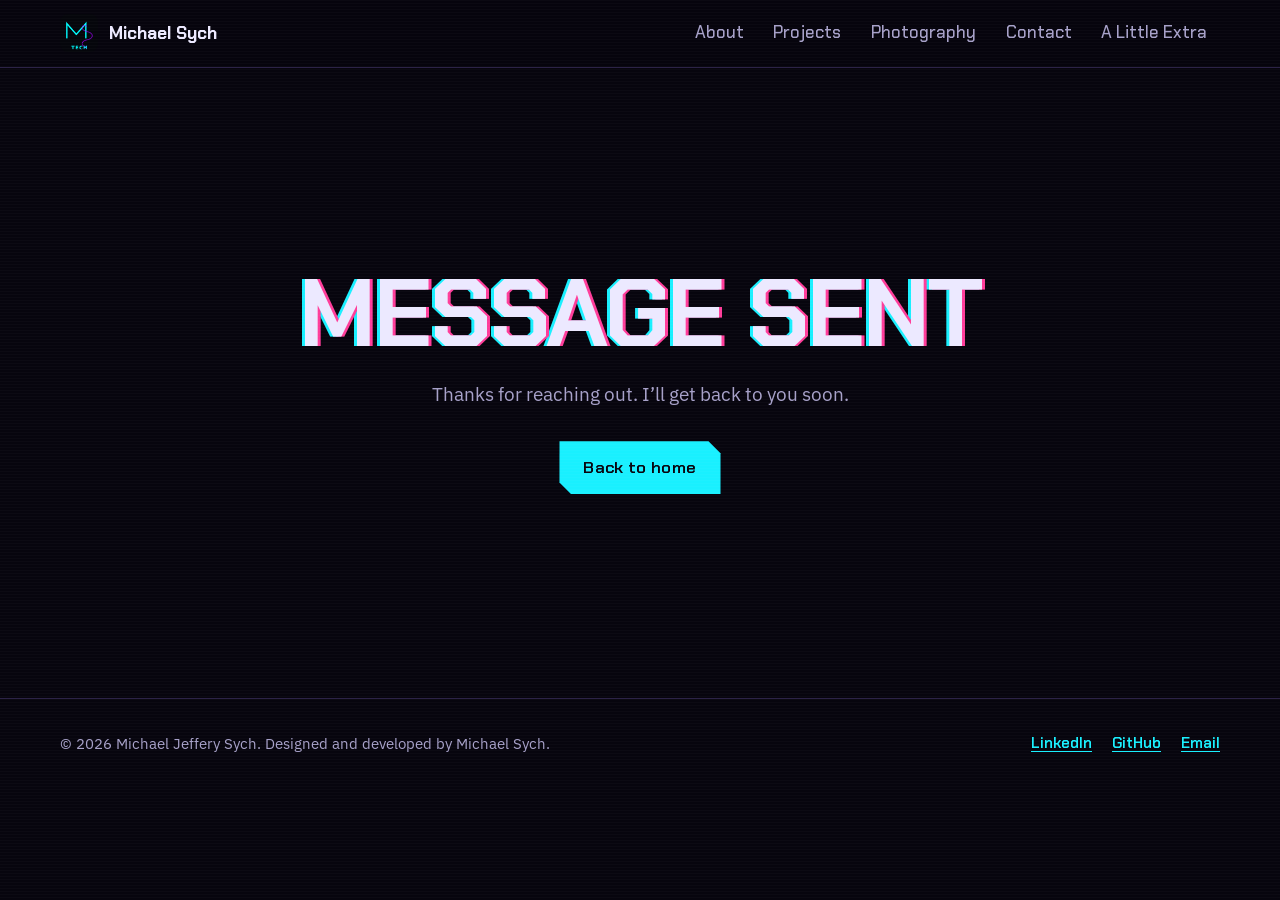
<file: thanks.html>
<!doctype html>
<!-- HTML reference: https://developer.mozilla.org/en-US/docs/Web/HTML -->
<!-- lang="en" tells browsers and screen readers the page language.
     https://developer.mozilla.org/en-US/docs/Web/HTML/Global_attributes/lang -->
<html lang="en">

<head>
  <meta charset="utf-8">
  <!-- Makes the page fit phone screens instead of showing a zoomed-out desktop page.
       https://developer.mozilla.org/en-US/docs/Web/HTML/Viewport_meta_tag -->
  <meta name="viewport" content="width=device-width, initial-scale=1">
  <title>Message sent | Michael Jeffery Sych</title>
  <!-- The description is the text Google shows under the page title in search results.
       https://developer.mozilla.org/en-US/docs/Learn/HTML/Introduction_to_HTML/The_head_metadata_in_HTML -->
  <meta name="description" content="Thanks for getting in touch.">
  <link rel="icon" href="favicon.ico">
  <link rel="apple-touch-icon" href="apple-touch-icon.png">
  <!-- Google Fonts: preconnect opens the connection early so fonts load faster.
       https://developer.mozilla.org/en-US/docs/Web/HTML/Attributes/rel/preconnect
       Fonts: Chakra Petch (headings), IBM Plex Sans (body), IBM Plex Mono (terminal) -->
  <link rel="preconnect" href="https://fonts.googleapis.com">
  <link rel="preconnect" href="https://fonts.gstatic.com" crossorigin>
  <link href="https://fonts.googleapis.com/css2?family=Chakra+Petch:wght@500;600;700&family=IBM+Plex+Mono:wght@400;500&family=IBM+Plex+Sans:ital,wght@0,400;0,500;0,600;1,400&display=swap" rel="stylesheet">
  <link rel="stylesheet" href="styles.css">
</head>

<body>
  <!-- Skip link: hidden until a keyboard user presses Tab, then jumps past the menu.
       https://developer.mozilla.org/en-US/docs/Web/HTML/Element/a#skip_links -->
  <a class="skip" href="#main">Skip to content</a>

  <header class="site-header">
    <div class="container nav">
      <a class="brand" href="index.html">
        <img src="img/ms_tech_cyberpunk_1000.png" alt="" width="38" height="38">
        Michael Sych
      </a>
      <!-- <nav> marks the main navigation for screen readers.
           The Menu button only shows on phones; script.js opens/closes the list
           and updates aria-expanded.
           https://developer.mozilla.org/en-US/docs/Web/HTML/Element/nav
           https://developer.mozilla.org/en-US/docs/Web/Accessibility/ARIA/Attributes/aria-expanded -->
      <nav aria-label="Primary">
        <button class="menu-btn" id="menuBtn" type="button" aria-expanded="false" aria-controls="navLinks">Menu</button>
        <ul class="nav-links" id="navLinks">
          <li><a href="index.html">About</a></li>
          <li><a href="projects.html">Projects</a></li>
          <li><a href="photography.html">Photography</a></li>
          <li><a href="contact.html">Contact</a></li>
          <li><a href="extrainfo.html">A Little Extra</a></li>
        </ul>
      </nav>
    </div>
  </header>

  <main id="main" class="thanks">
    <div class="container">
      <h1 class="glitch" data-text="Message sent">Message sent</h1>
      <p>Thanks for reaching out. I’ll get back to you soon.</p>
      <a class="btn btn-primary" href="index.html">Back to home</a>
    </div>
  </main>

  <footer class="site-footer">
    <div class="container foot">
      <p>© <span id="year"></span> Michael Jeffery Sych. Designed and developed by Michael Sych.</p>
      <div class="social">
        <a href="https://www.linkedin.com/in/michael-sych-710636238/">LinkedIn</a>
        <a href="https://github.com/Pestis-sys">GitHub</a>
        <a href="mailto:tommaco123@gmail.com">Email</a>
      </div>
    </div>
  </footer>

  <!-- Loaded at the end of <body> so the HTML exists before the script looks for it.
       https://developer.mozilla.org/en-US/docs/Web/HTML/Element/script -->
  <script src="script.js"></script>
</body>

</html>
</file>
<file: styles.css>
/* =========================================================
   Michael Sych — portfolio
   Cyberpunk / neon theme, colours taken from the MS Tech logo
   ---------------------------------------------------------
   One stylesheet for every page. Sections are in page order,
   with responsive (screen-size) rules near the bottom.

   Main reference: MDN CSS docs
   https://developer.mozilla.org/en-US/docs/Web/CSS
   ========================================================= */

/* Custom properties (CSS variables): define a value once, reuse it
   everywhere with var(--name). Change a colour here and the whole site updates.
   https://developer.mozilla.org/en-US/docs/Web/CSS/Using_CSS_custom_properties */
:root {
  /* colour */
  --void: #07050e;        /* page background */
  --panel: #110c1f;       /* raised surfaces */
  --panel-2: #181130;     /* inputs, hover */
  --line: #2c2347;        /* hairlines */
  --text: #ece9ff;
  --muted: #a7a1c9;
  --cyan: #19f0ff;        /* logo "M" */
  --violet: #9b3dff;      /* logo "S" */
  --pink: #ff3d9a;        /* glitch split only */

  /* type */
  --display: "Chakra Petch", "Arial Narrow", sans-serif;
  --body: "IBM Plex Sans", system-ui, sans-serif;

  /* shape */
  --cut: 16px;            /* chamfered corner size */
  --maxw: 1160px;
}

/* ---------- base ---------- */
/* box-sizing: border-box makes width include padding and border,
   so sizes behave the way you'd expect.
   https://developer.mozilla.org/en-US/docs/Web/CSS/box-sizing */
*,
*::before,
*::after {
  box-sizing: border-box;
}

html {
  scroll-behavior: smooth;
}

body {
  margin: 0;
  background: var(--void);
  color: var(--text);
  font-family: var(--body);
  font-size: 1.0625rem;
  line-height: 1.65;
  -webkit-font-smoothing: antialiased;
}

/* faint scanlines over everything (the old-CRT-monitor look)
   ::after adds an extra "pseudo-element" with no HTML needed.
   position: fixed + inset: 0 makes it cover the whole screen;
   pointer-events: none lets clicks pass straight through it.
   https://developer.mozilla.org/en-US/docs/Web/CSS/::after
   https://developer.mozilla.org/en-US/docs/Web/CSS/pointer-events
   https://developer.mozilla.org/en-US/docs/Web/CSS/gradient/repeating-linear-gradient */
body::after {
  content: "";
  position: fixed;
  inset: 0;
  pointer-events: none;
  background: repeating-linear-gradient(to bottom, rgba(255, 255, 255, .025) 0 1px, transparent 1px 3px);
  z-index: 100;
}

img {
  display: block;
  max-width: 100%;
}

a {
  color: var(--cyan);
  text-underline-offset: 3px;
}

a:hover {
  color: #fff;
}

/* :focus-visible shows an outline only for keyboard users, not mouse clicks.
   https://developer.mozilla.org/en-US/docs/Web/CSS/:focus-visible */
:focus-visible {
  outline: 2px solid var(--cyan);
  outline-offset: 3px;
}

h1,
h2,
h3 {
  font-family: var(--display);
  line-height: 1.1;
  margin: 0;
}

h2 {
  /* clamp(min, preferred, max): fluid size that grows with the screen
     but never goes below 2rem or above 3.25rem.
     https://developer.mozilla.org/en-US/docs/Web/CSS/clamp */
  font-size: clamp(2rem, 4.5vw, 3.25rem);
  font-weight: 700;
}

h3 {
  font-size: 1.5rem;
  font-weight: 600;
}

p {
  margin: 0 0 1em;
}

.container {
  width: min(100% - 2rem, var(--maxw));
  margin-inline: auto;
}

.skip {
  position: absolute;
  left: -999px;
}

.skip:focus {
  left: 1rem;
  top: 1rem;
  z-index: 200;
  background: var(--cyan);
  color: var(--void);
  padding: .5rem 1rem;
}

/* ---------- chamfered panel (the signature shape) ---------- */
/* clip-path: polygon() cuts the box into a shape. The six points cut off
   the top-right and bottom-left corners (the "chamfer").
   The linear-gradient at 225deg draws the thin cyan line along the cut corner.
   inset box-shadow draws a 1px border that clip-path won't hide.
   https://developer.mozilla.org/en-US/docs/Web/CSS/clip-path
   https://developer.mozilla.org/en-US/docs/Web/CSS/basic-shape/polygon
   https://developer.mozilla.org/en-US/docs/Web/CSS/calc
   https://developer.mozilla.org/en-US/docs/Web/CSS/box-shadow */
.panel {
  position: relative;
  background:
    linear-gradient(225deg, transparent 0 calc(var(--cut) * .7), var(--cyan) calc(var(--cut) * .7) calc(var(--cut) * .7 + 2px), transparent calc(var(--cut) * .7 + 2px)),
    var(--panel);
  box-shadow: inset 0 0 0 1px var(--line);
  clip-path: polygon(0 0, calc(100% - var(--cut)) 0, 100% var(--cut), 100% 100%, var(--cut) 100%, 0 calc(100% - var(--cut)));
}

.pad {
  padding: clamp(1.25rem, 3vw, 2.25rem);
}

/* ---------- buttons ---------- */
.btn {
  display: inline-flex;
  align-items: center;
  gap: .5rem;
  font-family: var(--display);
  font-weight: 600;
  font-size: 1.05rem;
  letter-spacing: .02em;
  padding: .8rem 1.5rem;
  text-decoration: none;
  border: 0;
  cursor: pointer;
  clip-path: polygon(0 0, calc(100% - 12px) 0, 100% 12px, 100% 100%, 12px 100%, 0 calc(100% - 12px));
  transition: background .15s, color .15s;
}

.btn-primary {
  background: var(--cyan);
  color: var(--void);
}

.btn-primary:hover {
  background: #fff;
  color: var(--void);
}

.btn-ghost {
  background: var(--panel-2);
  color: var(--text);
  box-shadow: inset 0 0 0 1px var(--line);
}

.btn-ghost:hover {
  background: var(--violet);
  color: #fff;
}

/* ---------- header ---------- */
/* position: sticky keeps the header at the top while you scroll.
   https://developer.mozilla.org/en-US/docs/Web/CSS/position */
.site-header {
  position: sticky;
  top: 0;
  z-index: 50;
  background: rgba(7, 5, 14, .82);
  /* blurs whatever scrolls behind the header (frosted glass)
     https://developer.mozilla.org/en-US/docs/Web/CSS/backdrop-filter */
  backdrop-filter: blur(10px);
  border-bottom: 1px solid var(--line);
}

.nav {
  display: flex;
  align-items: center;
  justify-content: space-between;
  gap: 1rem;
  padding: .7rem 0;
}

.brand {
  display: flex;
  align-items: center;
  gap: .7rem;
  font-family: var(--display);
  font-weight: 700;
  font-size: 1.1rem;
  color: var(--text);
  text-decoration: none;
}

.brand img {
  width: 38px;
  height: 38px;
  border-radius: 8px;
}

.nav-links {
  display: flex;
  gap: .25rem;
  list-style: none;
  margin: 0;
  padding: 0;
}

.nav-links a {
  display: block;
  font-family: var(--display);
  font-weight: 500;
  color: var(--muted);
  text-decoration: none;
  padding: .45rem .8rem;
  border-bottom: 2px solid transparent;
}

.nav-links a:hover {
  color: var(--text);
}

/* Attribute selector: styles the link for the page you're on.
   https://developer.mozilla.org/en-US/docs/Web/CSS/Attribute_selectors
   https://developer.mozilla.org/en-US/docs/Web/Accessibility/ARIA/Attributes/aria-current */
.nav-links a[aria-current="page"] {
  color: var(--cyan);
  border-bottom-color: var(--cyan);
}

.menu-btn {
  display: none;
  font-family: var(--display);
  font-weight: 600;
  background: var(--panel-2);
  color: var(--text);
  border: 1px solid var(--line);
  padding: .45rem .9rem;
  cursor: pointer;
}

/* ---------- hero (home page) ---------- */
.hero {
  position: relative;
  overflow: hidden;
  /* svh = "small viewport height": full screen height that stays correct
     on phones when the browser toolbar shows/hides.
     https://developer.mozilla.org/en-US/docs/Web/CSS/length#relative_length_units_based_on_viewport */
  min-height: calc(100svh - 62px);
  display: grid;
  align-items: center;
  padding: 4rem 0 9rem;
  /* isolation: isolate keeps the z-index: -1 layers below (glow, floor)
     inside the hero instead of sliding behind the whole page.
     https://developer.mozilla.org/en-US/docs/Web/CSS/isolation */
  isolation: isolate;
}

/* glow on the horizon */
.hero::before {
  content: "";
  position: absolute;
  inset: auto -20% 0 -20%;
  height: 75%;
  background: radial-gradient(ellipse 60% 45% at 50% 62%, rgba(155, 61, 255, .4), transparent 100%);
  z-index: -1;
}

/* fade the floor into the next section */
.hero::after {
  content: "";
  position: absolute;
  inset: auto 0 0 0;
  height: 140px;
  background: linear-gradient(transparent, var(--void));
  z-index: -1;
}

/* the neon grid floor
   1. Two linear-gradients draw horizontal + vertical 1px lines = a grid.
   2. transform: perspective() rotateX() tilts it back like a floor.
   3. mask-image fades it out toward the horizon.
   4. The @keyframes animation slides the grid down by one square
      and loops, so it looks like you're moving forward.
   https://developer.mozilla.org/en-US/docs/Web/CSS/transform-function/perspective
   https://developer.mozilla.org/en-US/docs/Web/CSS/transform-function/rotateX
   https://developer.mozilla.org/en-US/docs/Web/CSS/mask-image
   https://developer.mozilla.org/en-US/docs/Web/CSS/@keyframes
   https://developer.mozilla.org/en-US/docs/Web/CSS/animation */
.grid-floor {
  position: absolute;
  left: -50%;
  right: -50%;
  bottom: -10%;
  height: 55%;
  z-index: -1;
  background-image:
    linear-gradient(var(--cyan) 1px, transparent 1px),
    linear-gradient(90deg, var(--cyan) 1px, transparent 1px);
  background-size: 64px 64px;
  opacity: .35;
  transform: perspective(420px) rotateX(62deg);
  transform-origin: 50% 0;
  mask-image: linear-gradient(to bottom, transparent, #000 35%);
  -webkit-mask-image: linear-gradient(to bottom, transparent, #000 35%);
  animation: floor 3s linear infinite;
}

@keyframes floor {
  to {
    background-position: 0 64px;
  }
}

.hero-grid {
  display: grid;
  grid-template-columns: 1.1fr 1fr;
  gap: 3rem;
  align-items: center;
}

.hero-kicker {
  font-family: var(--display);
  font-weight: 500;
  font-size: 1.15rem;
  color: var(--cyan);
  margin: 0 0 .75rem;
}

/* The glitch title
   text-shadow with offset pink and cyan copies = the permanent RGB-split look.
   https://developer.mozilla.org/en-US/docs/Web/CSS/text-shadow */
.glitch {
  position: relative;
  font-size: clamp(3.5rem, 12vw, 9rem);
  font-weight: 700;
  line-height: .9;
  letter-spacing: -.02em;
  text-transform: uppercase;
  text-shadow: 3px 0 var(--pink), -3px 0 var(--cyan);
}

/* Two invisible copies of the title sit on top of it.
   attr(data-text) pulls the text from the HTML's data-text="" attribute.
   On page load, the glitch-a / glitch-b animations flash them visible,
   show random horizontal slices with clip-path: inset(), and shift them
   sideways. steps(1) makes each change instant (jerky) instead of smooth.
   https://developer.mozilla.org/en-US/docs/Web/CSS/attr
   https://developer.mozilla.org/en-US/docs/Web/CSS/basic-shape/inset
   https://developer.mozilla.org/en-US/docs/Web/CSS/easing-function#steps */
.glitch::before,
.glitch::after {
  content: attr(data-text);
  position: absolute;
  inset: 0;
  opacity: 0;
}

.glitch::before {
  color: var(--cyan);
  animation: glitch-a 1.1s steps(1) .3s 1;
}

.glitch::after {
  color: var(--pink);
  animation: glitch-b 1.1s steps(1) .3s 1;
}

@keyframes glitch-a {
  0% { opacity: 1; clip-path: inset(10% 0 70% 0); transform: translate(-8px, 0); }
  20% { clip-path: inset(55% 0 20% 0); transform: translate(6px, 0); }
  40% { clip-path: inset(30% 0 50% 0); transform: translate(-4px, 0); }
  60% { clip-path: inset(80% 0 5% 0); transform: translate(5px, 0); }
  80% { clip-path: inset(0 0 90% 0); transform: translate(-2px, 0); }
  100% { opacity: 0; }
}

@keyframes glitch-b {
  0% { opacity: 1; clip-path: inset(65% 0 10% 0); transform: translate(8px, 0); }
  20% { clip-path: inset(5% 0 75% 0); transform: translate(-6px, 0); }
  40% { clip-path: inset(45% 0 35% 0); transform: translate(4px, 0); }
  60% { clip-path: inset(15% 0 70% 0); transform: translate(-5px, 0); }
  80% { clip-path: inset(85% 0 0 0); transform: translate(2px, 0); }
  100% { opacity: 0; }
}

.hero-lead {
  max-width: 40ch;
  font-size: clamp(1.15rem, 1.8vw, 1.35rem);
  color: var(--text);
  margin: 1.5rem 0 2rem;
}

.cta {
  display: flex;
  flex-wrap: wrap;
  gap: .75rem;
}

/* ---------- inner page heading ---------- */
.page-head {
  padding: 4.5rem 0 2.5rem;
  border-bottom: 1px solid var(--line);
  background: radial-gradient(800px 300px at 0% 0%, rgba(155, 61, 255, .22), transparent 70%);
}

.page-head h1 {
  font-size: clamp(2.75rem, 8vw, 5.5rem);
  font-weight: 700;
  text-transform: uppercase;
  letter-spacing: -.01em;
  text-shadow: 2px 0 var(--pink), -2px 0 var(--cyan);
}

.page-head p {
  max-width: 55ch;
  color: var(--muted);
  font-size: 1.2rem;
  margin: 1rem 0 0;
}

/* ---------- sections ---------- */
.section {
  padding: 5rem 0;
}

.section-title {
  display: flex;
  align-items: center;
  gap: 1rem;
  margin-bottom: 2.25rem;
}

.section-title::after {
  content: "";
  flex: 1;
  height: 1px;
  background: linear-gradient(90deg, var(--cyan), var(--violet) 40%, transparent);
}

.muted {
  color: var(--muted);
}

/* ---------- about ---------- */
.about-grid {
  display: grid;
  grid-template-columns: .8fr 1.2fr;
  gap: 2.5rem;
  align-items: start;
}

.portrait {
  position: sticky;
  top: 90px;
  --cut: 28px;
  padding: 10px;
}

.portrait img {
  width: 100%;
  /* aspect-ratio locks the shape; object-fit: cover crops the photo to fill it
     without stretching.
     https://developer.mozilla.org/en-US/docs/Web/CSS/aspect-ratio
     https://developer.mozilla.org/en-US/docs/Web/CSS/object-fit */
  aspect-ratio: 4 / 5;
  object-fit: cover;
  clip-path: polygon(0 0, calc(100% - 20px) 0, 100% 20px, 100% 100%, 20px 100%, 0 calc(100% - 20px));
}

.prose {
  max-width: 68ch;
}

.prose p:first-child {
  font-size: 1.25rem;
  color: #fff;
}

.chips {
  display: flex;
  flex-wrap: wrap;
  gap: .5rem;
  list-style: none;
  padding: 0;
  margin: 0;
}

.chips li {
  font-family: var(--display);
  font-weight: 500;
  font-size: .95rem;
  padding: .3rem .75rem;
  color: var(--cyan);
  background: rgba(25, 240, 255, .07);
  box-shadow: inset 0 0 0 1px rgba(25, 240, 255, .3);
}

.skill-block {
  margin-top: 2.5rem;
}

.skill-block h3 {
  margin-bottom: 1rem;
}

.skill-grid {
  display: grid;
  /* CSS Grid: two equal columns. minmax(0, 1fr) stops long words
     from stretching a column wider than its share.
     https://developer.mozilla.org/en-US/docs/Web/CSS/CSS_grid_layout
     https://developer.mozilla.org/en-US/docs/Web/CSS/repeat
     https://developer.mozilla.org/en-US/docs/Web/CSS/minmax */
  grid-template-columns: repeat(2, minmax(0, 1fr));
  gap: 1px;
  background: var(--line);
  border: 1px solid var(--line);
  list-style: none;
  margin: 1.25rem 0 0;
  padding: 0;
}

.skill-grid li {
  background: var(--void);
  padding: .8rem 1rem;
}

.goal {
  margin-top: 2.5rem;
  padding-left: 1.25rem;
  border-left: 3px solid var(--violet);
  font-size: 1.15rem;
}

/* ---------- projects ---------- */
.project {
  display: grid;
  grid-template-columns: 1fr 1.15fr;
  gap: clamp(1.5rem, 4vw, 3rem);
  align-items: start;
  margin-bottom: 2rem;
  padding: clamp(1.25rem, 3vw, 2rem);
}

.project-img {
  overflow: hidden;
  background: var(--panel-2);
  box-shadow: 0 0 0 1px var(--line);
}

.project-img img {
  width: 100%;
  height: auto;
}

.project h2 {
  font-size: clamp(1.6rem, 3vw, 2.2rem);
  margin: .75rem 0 1.25rem;
}

.project .chips li {
  font-size: .85rem;
}

.specs {
  display: grid;
  grid-template-columns: max-content 1fr;
  gap: .6rem 1.25rem;
  margin: 0;
}

.specs dt {
  font-family: var(--display);
  font-weight: 600;
  color: var(--cyan);
}

.specs dd {
  margin: 0;
  color: var(--muted);
}

/* ---------- photography ---------- */
.photo-intro {
  max-width: 68ch;
  margin-bottom: 3rem;
}

.gallery {
  display: grid;
  grid-template-columns: repeat(12, 1fr);
  gap: 1.25rem;
  align-items: start;
}

.photo {
  grid-column: span 12;
  margin: 0;
  --cut: 22px;
}

.photo button {
  display: block;
  width: 100%;
  padding: 0;
  border: 0;
  background: none;
  cursor: zoom-in;
}

.photo img {
  width: 100%;
  aspect-ratio: 3 / 2;
  object-fit: cover;
  transition: filter .3s;
}

.photo.tall img {
  aspect-ratio: 4 / 5;
}

.photo button:hover img,
.photo button:focus-visible img {
  filter: saturate(1.2) contrast(1.05);
}

.photo figcaption {
  padding: 1.1rem 1.25rem 1.4rem;
  color: var(--muted);
  font-size: .98rem;
}

.photo figcaption strong {
  display: block;
  font-family: var(--display);
  font-size: 1.25rem;
  color: var(--text);
}

.photo figcaption em {
  display: block;
  font-style: normal;
  color: var(--violet);
  font-family: var(--display);
  font-weight: 500;
  margin-bottom: .4rem;
}

/* Media query: these rules only apply on screens 720px and wider.
   On phones every photo is full width; on bigger screens they use
   a 12-column grid (span-7 + span-5, or span-6 + span-6 = one row).
   https://developer.mozilla.org/en-US/docs/Web/CSS/CSS_media_queries/Using_media_queries
   https://developer.mozilla.org/en-US/docs/Web/CSS/grid-column */
@media (min-width: 720px) {
  .span-5 { grid-column: span 5; }
  .span-6 { grid-column: span 6; }
  .span-7 { grid-column: span 7; }
}

/* lightbox */
.lightbox {
  position: fixed;
  inset: 0;
  z-index: 300;
  display: none;
  place-items: center;
  padding: 1.5rem;
  background: rgba(7, 5, 14, .94);
}

.lightbox.open {
  display: grid;
}

.lightbox img {
  max-width: 94vw;
  max-height: 84vh;
  box-shadow: 0 0 0 1px var(--line), 0 0 80px rgba(155, 61, 255, .35);
}

.lightbox p {
  margin: 1rem 0 0;
  text-align: center;
  font-family: var(--display);
  font-size: 1.15rem;
}

.lightbox .close {
  position: absolute;
  top: 1rem;
  right: 1rem;
}

/* ---------- contact ---------- */
.contact-grid {
  display: grid;
  grid-template-columns: 1fr 1.3fr;
  gap: 2.5rem;
  align-items: start;
}

.contact-aside p {
  font-size: 1.15rem;
}

.contact-aside ul {
  list-style: none;
  padding: 0;
  margin: 1.5rem 0 0;
  display: grid;
  gap: .6rem;
}

.contact-aside li a {
  font-family: var(--display);
  font-weight: 600;
  font-size: 1.15rem;
}

form {
  display: grid;
  gap: 1.25rem;
}

label {
  display: block;
  font-family: var(--display);
  font-weight: 600;
  margin-bottom: .4rem;
}

input,
textarea {
  width: 100%;
  font: inherit;
  color: var(--text);
  background: var(--panel-2);
  border: 0;
  border-bottom: 2px solid var(--line);
  padding: .85rem 1rem;
  transition: border-color .15s, box-shadow .15s;
}

input::placeholder,
textarea::placeholder {
  color: #6f6893;
}

input:focus,
textarea:focus {
  outline: none;
  border-bottom-color: var(--cyan);
  box-shadow: 0 6px 16px -8px rgba(25, 240, 255, .6);
}

textarea {
  min-height: 170px;
  resize: vertical;
}

.hp {
  display: none;
}

/* ---------- a little extra ---------- */
.pull {
  font-family: var(--display);
  font-size: clamp(1.6rem, 3vw, 2.2rem);
  font-weight: 600;
  line-height: 1.2;
  color: var(--cyan);
  margin: 2.5rem 0;
  padding-left: 1.25rem;
  border-left: 3px solid var(--violet);
}

/* ---------- thanks ---------- */
.thanks {
  min-height: 70svh;
  display: grid;
  place-items: center;
  text-align: center;
}

.thanks .glitch {
  font-size: clamp(3rem, 10vw, 6rem);
}

.thanks p {
  color: var(--muted);
  font-size: 1.2rem;
  margin: 1.25rem 0 2rem;
}

/* ---------- footer ---------- */
.site-footer {
  border-top: 1px solid var(--line);
  padding: 2rem 0 2.5rem;
  color: var(--muted);
  font-size: .95rem;
}

.foot {
  display: flex;
  flex-wrap: wrap;
  justify-content: space-between;
  gap: 1rem;
}

.social {
  display: flex;
  gap: 1.25rem;
}

.social a {
  font-family: var(--display);
  font-weight: 600;
}

/* ---------- hacker terminal (home page) ---------- */
.terminal {
  --cut: 18px;
  background: rgba(10, 7, 20, .92);
  box-shadow: inset 0 0 0 1px var(--line), 0 0 0 1px rgba(25, 240, 255, .15);
  clip-path: polygon(0 0, calc(100% - var(--cut)) 0, 100% var(--cut), 100% 100%, var(--cut) 100%, 0 calc(100% - var(--cut)));
  font-family: "IBM Plex Mono", ui-monospace, Menlo, monospace;
  font-size: .92rem;
  line-height: 1.55;
  filter: drop-shadow(0 0 30px rgba(155, 61, 255, .35));
}

.terminal-bar,
.code-bar {
  display: flex;
  align-items: center;
  gap: .75rem;
  padding: .55rem .9rem;
  border-bottom: 1px solid var(--line);
  color: var(--muted);
  font-family: "IBM Plex Mono", ui-monospace, Menlo, monospace;
  font-size: .8rem;
}

.dots {
  display: inline-flex;
  gap: 6px;
}

.dots i {
  width: 10px;
  height: 10px;
  border-radius: 50%;
  background: var(--line);
}

.dots i:first-child { background: var(--pink); }
.dots i:nth-child(2) { background: var(--violet); }
.dots i:last-child { background: var(--cyan); }

.terminal-body {
  height: 360px;
  overflow-y: auto;
  padding: 1rem 1.1rem;
  cursor: text;
  /* thin, colour-matched scrollbar (Firefox + Chrome)
     https://developer.mozilla.org/en-US/docs/Web/CSS/scrollbar-color */
  scrollbar-width: thin;
  scrollbar-color: var(--line) transparent;
}

.term-out p {
  margin: 0;
  min-height: 1.55em;
  white-space: pre-wrap;
  word-break: break-word;
}

.term-out .cmd { color: var(--text); }
.term-out .ok { color: var(--cyan); }
.term-out .warn { color: var(--pink); }
.term-out .dim { color: var(--muted); }
.term-out a { color: var(--cyan); }

.term-line {
  display: flex;
  gap: .6rem;
  align-items: center;
}

.term-line .prompt {
  margin: 0;
  font-family: inherit;
  font-weight: 500;
  color: var(--cyan);
  white-space: nowrap;
}

.term-line input {
  flex: 1;
  min-width: 0;
  padding: 0;
  border: 0;
  background: none;
  color: var(--text);
  font: inherit;
  /* colour of the blinking text cursor
     https://developer.mozilla.org/en-US/docs/Web/CSS/caret-color */
  caret-color: var(--cyan);
  box-shadow: none;
}

.term-line input:focus {
  outline: none;
  box-shadow: none;
}

/* :focus-within = "when anything inside this is focused" (the input).
   https://developer.mozilla.org/en-US/docs/Web/CSS/:focus-within */
.terminal:focus-within {
  box-shadow: inset 0 0 0 1px rgba(25, 240, 255, .55), 0 0 0 1px rgba(25, 240, 255, .25);
}

/* matrix easter egg */
.matrix {
  position: fixed;
  inset: 0;
  z-index: 400;
  pointer-events: none;
}

/* ---------- project visuals ---------- */
.project-visual {
  min-width: 0;
}

.code-window,
.palette-thumb,
.status-thumb {
  background: #0a0714;
  box-shadow: inset 0 0 0 1px var(--line);
  font-family: "IBM Plex Mono", ui-monospace, Menlo, monospace;
}

.code-window pre {
  margin: 0;
  padding: 1rem 1.1rem;
  overflow-x: auto;
  font-size: .8rem;
  line-height: 1.6;
  color: #cfc9f5;
}

.palette-thumb ul {
  display: grid;
  grid-template-columns: repeat(3, 1fr);
  gap: 1px;
  list-style: none;
  margin: 0;
  padding: 0;
  background: var(--line);
}

.palette-thumb li {
  display: grid;
  align-content: end;
  min-height: 92px;
  padding: .6rem .7rem;
  background: var(--sw);
  font-size: .75rem;
  color: #111;
}

.palette-thumb li:nth-child(5),
.palette-thumb li:nth-child(6) {
  color: #fff;
}

.palette-thumb li span {
  font-family: var(--body);
  font-weight: 600;
  font-size: .85rem;
}

.palette-thumb p {
  margin: 0;
  padding: .75rem 1rem;
  font-size: .8rem;
  color: var(--muted);
}

.status-thumb dl {
  display: grid;
  grid-template-columns: max-content 1fr;
  gap: .5rem 1.25rem;
  margin: 0;
  padding: 1.25rem 1.1rem .75rem;
  font-size: .85rem;
}

.status-thumb dt { color: var(--muted); }
.status-thumb dd { margin: 0; color: var(--text); }
.status-thumb .blink { color: var(--cyan); }

.status-thumb .progress {
  margin: .75rem 1.1rem 1.25rem;
  height: 6px;
  background: var(--line);
}

.status-thumb .progress span {
  display: block;
  width: 35%;
  height: 100%;
  background: linear-gradient(90deg, var(--violet), var(--cyan));
}

/* ---------- project filters ---------- */
.filters {
  display: flex;
  flex-wrap: wrap;
  gap: .5rem;
  margin-bottom: .75rem;
}

.filter {
  font-family: var(--display);
  font-weight: 600;
  font-size: 1rem;
  padding: .5rem 1rem;
  color: var(--muted);
  background: var(--panel);
  border: 0;
  box-shadow: inset 0 0 0 1px var(--line);
  cursor: pointer;
}

.filter:hover {
  color: var(--text);
}

.filter[aria-pressed="true"] {
  color: var(--void);
  background: var(--cyan);
  box-shadow: none;
}

.filter-count {
  margin: 0 0 2rem;
  font-size: .95rem;
}

/* The filter script sets card.hidden = true; this makes sure it really
   disappears even though .project sets its own display: grid.
   https://developer.mozilla.org/en-US/docs/Web/HTML/Global_attributes/hidden */
.project[hidden] {
  display: none;
}

@media (max-width: 900px) {
  .terminal-body {
    height: 300px;
  }

  /* 16px stops iPhones zooming in when the input is tapped */
  .term-line input {
    font-size: 16px;
  }
}

/* ---------- a little extra: player profile ---------- */
.section-tight {
  padding-top: 1rem;
}

.profile {
  display: grid;
  grid-template-columns: .8fr 1.2fr;
  gap: 2rem;
  align-items: start;
}

.sheet-head {
  display: flex;
  align-items: center;
  justify-content: space-between;
  gap: 1rem;
  padding-bottom: 1rem;
  margin-bottom: 1.25rem;
  border-bottom: 1px solid var(--line);
}

.sheet-head h2 {
  font-size: clamp(1.6rem, 3vw, 2.2rem);
}

.online {
  display: inline-flex;
  align-items: center;
  gap: .5rem;
  font-family: "IBM Plex Mono", ui-monospace, monospace;
  font-size: .85rem;
  color: var(--cyan);
}

.online i {
  width: 9px;
  height: 9px;
  border-radius: 50%;
  background: var(--cyan);
  box-shadow: 0 0 10px var(--cyan);
  animation: pulse 2s ease-in-out infinite;
}

@keyframes pulse {
  50% { opacity: .35; }
}

.sheet dl {
  display: grid;
  /* pair each label with its value: label | value | label | value */
  grid-template-columns: max-content 1fr max-content 1fr;
  gap: 1px;
  margin: 0;
  background: var(--line);
  border: 1px solid var(--line);
}

.sheet dl > * {
  margin: 0;
  background: var(--panel);
}

.sheet dt,
.sheet dd {
  padding: .7rem 1rem;
}

.sheet dt {
  font-family: "IBM Plex Mono", ui-monospace, monospace;
  font-size: .82rem;
  color: var(--muted);
}

.sheet dd {
  font-family: var(--display);
  font-weight: 600;
  font-size: 1.1rem;
  color: var(--text);
}

.sheet-note {
  margin: 1.5rem 0 0;
  color: var(--muted);
}

/* ---------- a little extra: timeline ---------- */
/* The glowing line is a ::before pseudo-element stretched across the list;
   the numbered squares sit on top of it. On phones it turns vertical
   (see the max-width: 900px rule further down). */
.timeline {
  position: relative;
  display: grid;
  grid-template-columns: repeat(4, 1fr);
  gap: 1.5rem;
  list-style: none;
  margin: 0;
  padding: 0;
}

/* the circuit line running through the steps */
.timeline::before {
  content: "";
  position: absolute;
  top: 22px;
  left: 0;
  right: 0;
  height: 2px;
  background: linear-gradient(90deg, var(--violet), var(--cyan));
  box-shadow: 0 0 12px rgba(25, 240, 255, .5);
}

.timeline li {
  position: relative;
}

.timeline .step {
  position: relative;
  display: inline-grid;
  place-items: center;
  width: 46px;
  height: 46px;
  margin-bottom: 1.25rem;
  font-family: var(--display);
  font-weight: 700;
  color: var(--cyan);
  background: var(--void);
  box-shadow: inset 0 0 0 2px var(--cyan), 0 0 16px rgba(25, 240, 255, .4);
  clip-path: polygon(0 0, calc(100% - 10px) 0, 100% 10px, 100% 100%, 10px 100%, 0 calc(100% - 10px));
}

.timeline li:last-child .step {
  color: var(--void);
  background: var(--cyan);
}

.timeline h3 {
  font-size: 1.3rem;
  margin-bottom: .5rem;
}

.timeline p {
  color: var(--muted);
  margin: 0;
}

/* ---------- a little extra: kitchen to code ---------- */
/* The switch buttons use aria-pressed (set by script.js) for both
   accessibility and styling. The .flip animation plays each time a
   meaning changes. */
.translator {
  display: grid;
  grid-template-columns: .9fr 1.1fr;
  gap: 2.5rem;
  align-items: start;
}

.translator h2 {
  margin-bottom: 1rem;
}

.switch {
  display: inline-flex;
  margin: .75rem 0 0;
  padding: 4px;
  background: var(--panel);
  box-shadow: inset 0 0 0 1px var(--line);
}

.switch-btn {
  font-family: var(--display);
  font-weight: 600;
  font-size: 1.05rem;
  padding: .55rem 1.4rem;
  border: 0;
  color: var(--muted);
  background: none;
  cursor: pointer;
  transition: background .2s, color .2s;
}

.switch-btn[aria-pressed="true"] {
  color: var(--void);
  background: var(--cyan);
}

.switch-btn[data-mode="kitchen"][aria-pressed="true"] {
  background: var(--violet);
  color: #fff;
}

.glossary {
  list-style: none;
  margin: 0;
  padding: .5rem 0;
}

.glossary li {
  display: grid;
  grid-template-columns: 11rem 1fr;
  gap: 1rem;
  padding: .9rem 1.5rem;
  border-bottom: 1px solid var(--line);
}

.glossary li:last-child {
  border-bottom: 0;
}

.glossary .term {
  font-family: var(--display);
  font-weight: 600;
  font-size: 1.1rem;
  color: var(--text);
}

.glossary .meaning {
  color: var(--muted);
}

.glossary.code .meaning {
  color: var(--cyan);
  font-family: "IBM Plex Mono", ui-monospace, monospace;
  font-size: .95rem;
}

.glossary .meaning.flip {
  animation: flip .35s ease-out;
}

@keyframes flip {
  0% { opacity: 0; transform: translateY(6px); filter: blur(2px); }
  100% { opacity: 1; transform: none; filter: none; }
}

/* ---------- a little extra: off the clock ---------- */
.off-grid {
  display: grid;
  grid-template-columns: repeat(3, 1fr);
  gap: 2.5rem;
}

.off-grid h3 {
  margin-bottom: .75rem;
  padding-left: .9rem;
  border-left: 3px solid var(--violet);
}

.off-grid p {
  color: var(--muted);
}

@media (max-width: 900px) {
  .profile,
  .translator,
  .off-grid {
    grid-template-columns: 1fr;
  }

  .timeline {
    grid-template-columns: 1fr;
    gap: 2rem;
    padding-left: 70px;
  }

  .timeline::before {
    top: 0;
    bottom: 0;
    left: 22px;
    right: auto;
    width: 2px;
    height: auto;
    background: linear-gradient(180deg, var(--violet), var(--cyan));
  }

  .timeline .step {
    position: absolute;
    left: -70px;
    top: 0;
  }
}

@media (max-width: 560px) {
  .sheet dl {
    grid-template-columns: max-content 1fr;
  }

  .glossary li {
    grid-template-columns: 1fr;
    gap: .2rem;
    padding: .9rem 1.1rem;
  }
}

/* ---------- responsive ---------- */
@media (max-width: 900px) {
  .hero-grid,
  .about-grid,
  .project,
  .contact-grid {
    grid-template-columns: 1fr;
  }

  .portrait {
    position: static;
    max-width: 420px;
  }
}

@media (max-width: 760px) {
  .menu-btn {
    display: block;
  }

  .nav-links {
    display: none;
    position: absolute;
    top: 100%;
    left: 0;
    right: 0;
    flex-direction: column;
    padding: .5rem 1rem 1rem;
    background: var(--void);
    border-bottom: 1px solid var(--line);
  }

  .nav-links.open {
    display: flex;
  }

  .skill-grid {
    grid-template-columns: 1fr;
  }

  .specs {
    grid-template-columns: 1fr;
    gap: .15rem;
  }

  .specs dd {
    margin-bottom: .6rem;
  }
}

/* ---------- reduced motion ---------- */
/* If someone turns on "Reduce motion" in their system settings,
   switch off all animations and transitions.
   https://developer.mozilla.org/en-US/docs/Web/CSS/@media/prefers-reduced-motion */
@media (prefers-reduced-motion: reduce) {
  *,
  *::before,
  *::after {
    animation: none !important;
    transition: none !important;
  }

  html {
    scroll-behavior: auto;
  }
}
</file>
